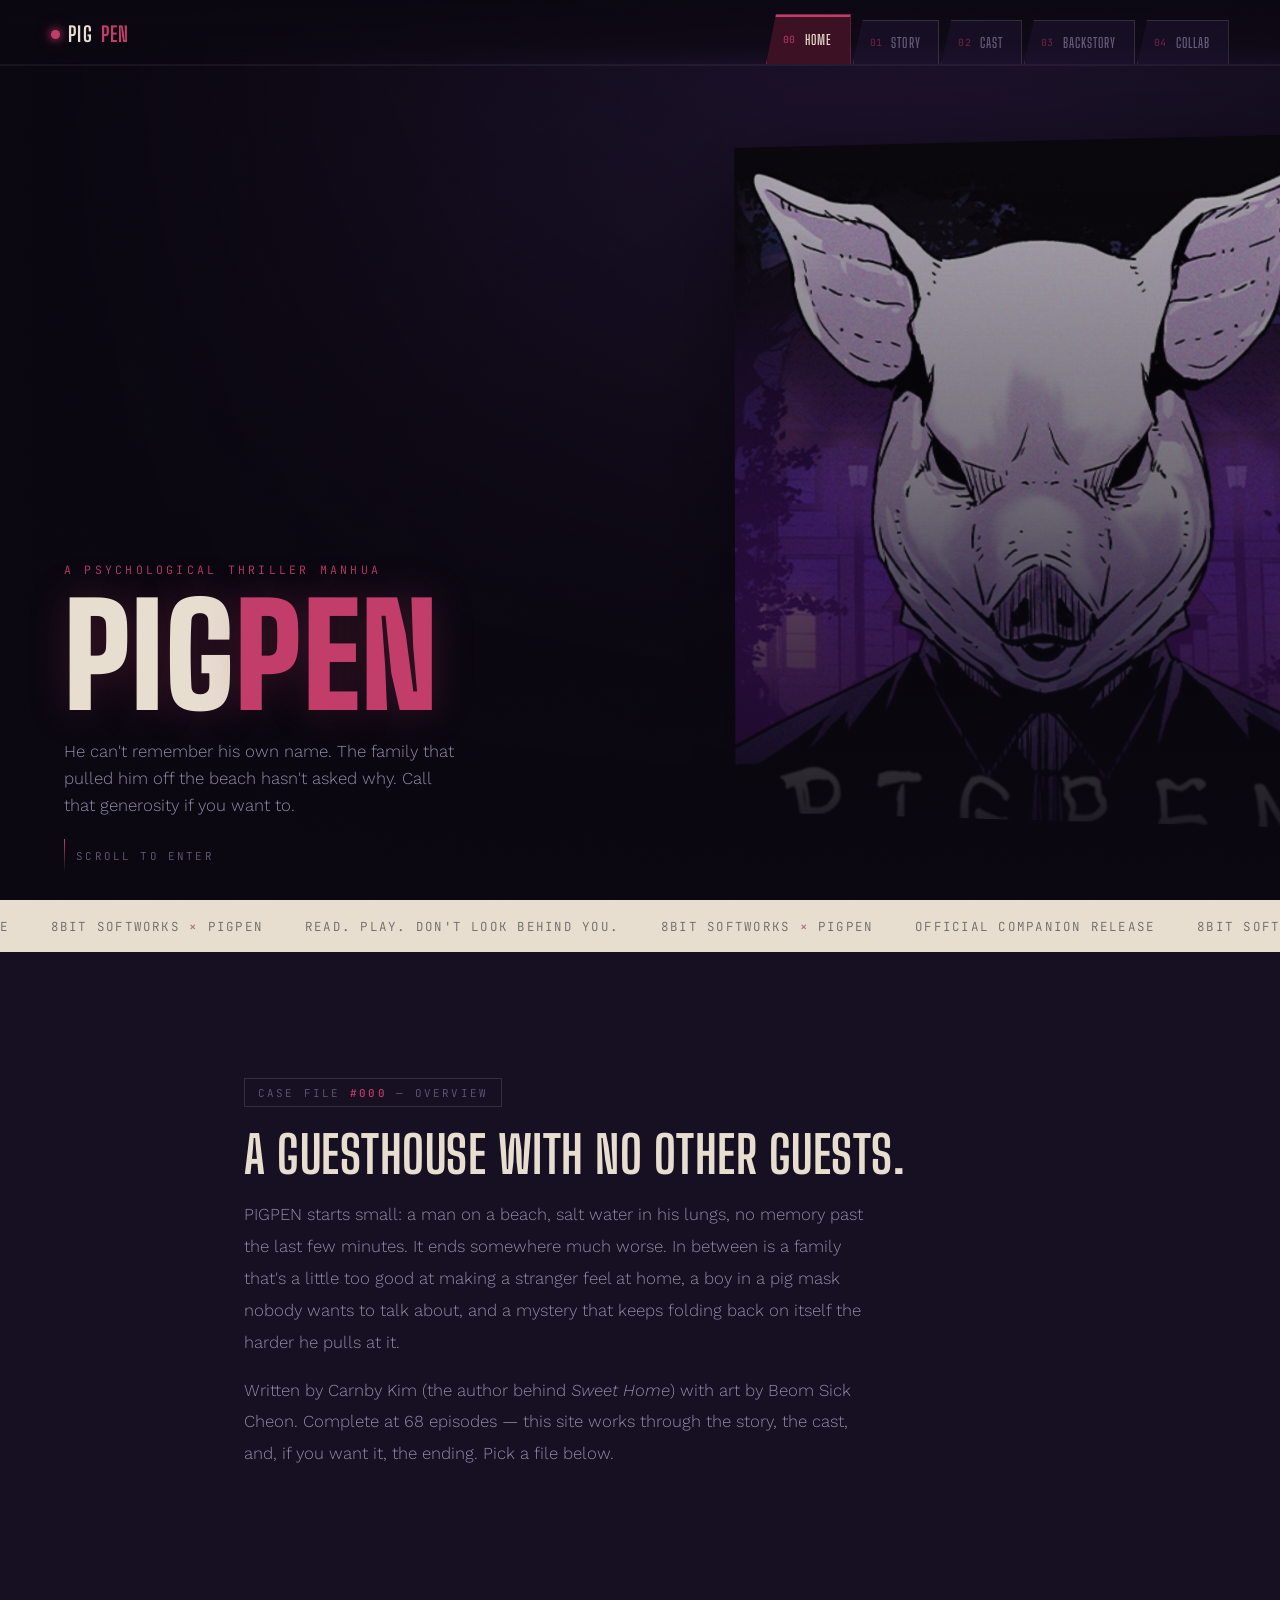
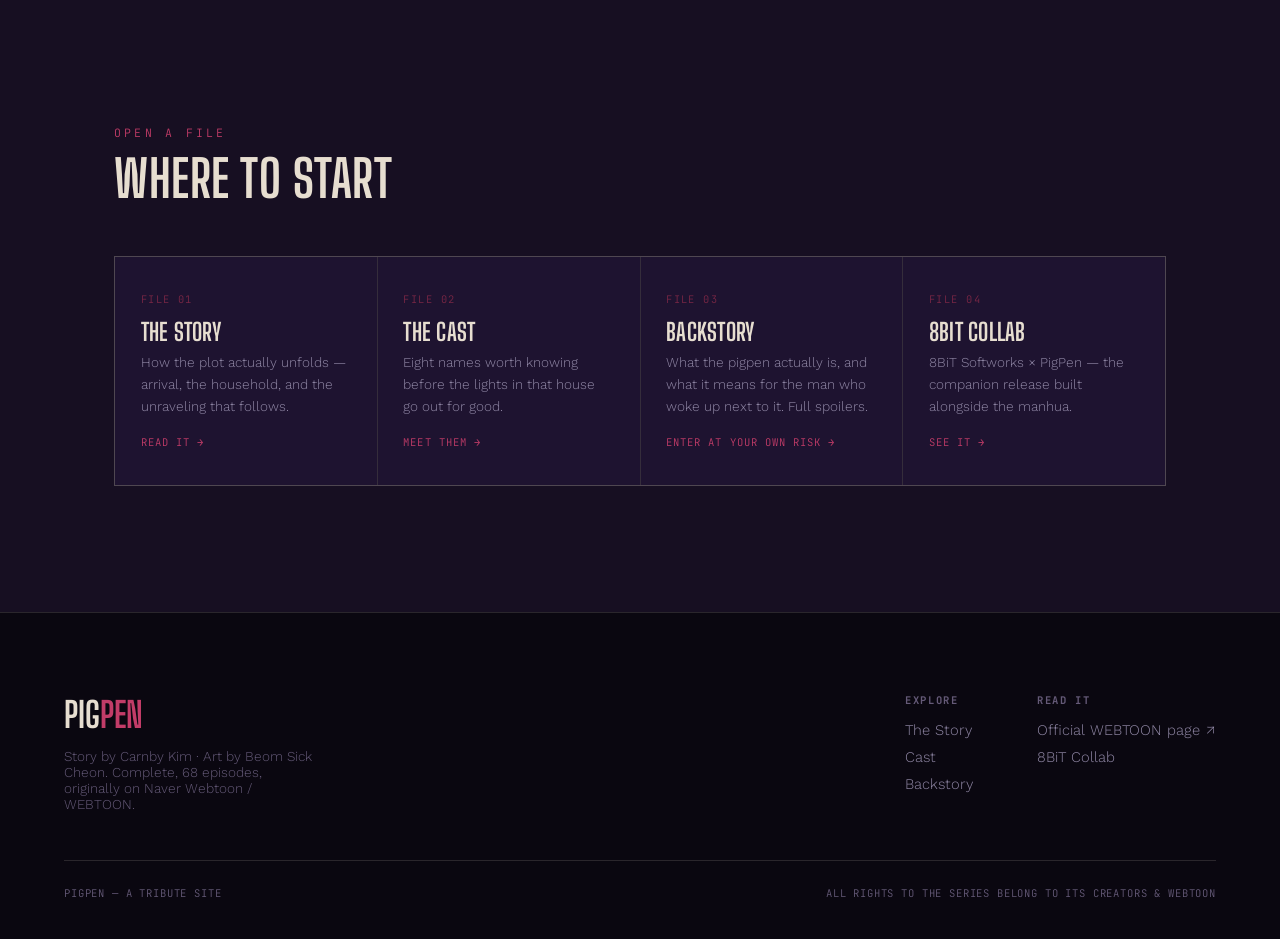
<file: index.html>
<!DOCTYPE html>
<html lang="en">
<head>
<meta charset="UTF-8">
<meta name="viewport" content="width=device-width, initial-scale=1.0">
<title>PIGPEN — a manhua about the house that watches back</title>
<link rel="preconnect" href="https://fonts.googleapis.com">
<link rel="preconnect" href="https://fonts.gstatic.com" crossorigin>
<link href="https://fonts.googleapis.com/css2?family=Big+Shoulders+Display:wght@400;600;700;900&family=Work+Sans:wght@300;400;500;600&family=JetBrains+Mono:wght@400;500&display=swap" rel="stylesheet">
<link rel="stylesheet" href="styles.css">
</head>
<body>

<div class="grain"></div>

<header class="site-header">
  <a href="index.html" class="brand-mark"><span class="brand-icon"></span>PIG<span>PEN</span></a>
  <nav class="case-nav">
    <a href="index.html" class="case-tab"><span class="tab-num">00</span><span class="tab-label">Home</span></a>
    <a href="story.html" class="case-tab"><span class="tab-num">01</span><span class="tab-label">Story</span></a>
    <a href="cast.html" class="case-tab"><span class="tab-num">02</span><span class="tab-label">Cast</span></a>
    <a href="backstory.html" class="case-tab"><span class="tab-num">03</span><span class="tab-label">Backstory</span></a>
    <a href="collab.html" class="case-tab"><span class="tab-num">04</span><span class="tab-label">Collab</span></a>
  </nav>
</header>
<div class="scroll-progress"><i id="scrollProgressFill"></i></div>
<nav class="case-nav-mobile">
  <a href="index.html" class="case-tab"><span class="tab-num">00</span><span class="tab-label">Home</span></a>
  <a href="story.html" class="case-tab"><span class="tab-num">01</span><span class="tab-label">Story</span></a>
  <a href="cast.html" class="case-tab"><span class="tab-num">02</span><span class="tab-label">Cast</span></a>
  <a href="backstory.html" class="case-tab"><span class="tab-num">03</span><span class="tab-label">Backstory</span></a>
  <a href="collab.html" class="case-tab"><span class="tab-num">04</span><span class="tab-label">Collab</span></a>
</nav>

<!-- HERO -->
<section class="hero tall" id="top">
  <div class="hero-mask" id="heroMask">
    <img src="pig-poster.jpg" alt="A figure in a pig mask standing before a fully lit guesthouse at night">
  </div>
  <div class="hero-veil"></div>
  <div class="hero-content reveal in-view">
    <span class="eyebrow">A psychological thriller manhua</span>
    <h1 class="hero-title jumbo">PIG<span class="bleed">PEN</span></h1>
    <p class="hero-sub">He can't remember his own name. The family that pulled him off the beach hasn't asked why. Call that generosity if you want to.</p>
  </div>
  <div class="scroll-cue"><div class="rail"></div>Scroll to enter</div>
</section>

<!-- COLLAB STRIP -->
<div class="collab">
  <div class="collab-track">
    <span>8BiT Softworks <strong>×</strong> PigPen</span>
    <span>Official Companion Release</span>
    <span>8BiT Softworks <strong>×</strong> PigPen</span>
    <span>Read. Play. Don't look behind you.</span>
    <span>8BiT Softworks <strong>×</strong> PigPen</span>
    <span>Official Companion Release</span>
    <span>8BiT Softworks <strong>×</strong> PigPen</span>
    <span>Read. Play. Don't look behind you.</span>
  </div>
</div>

<!-- TEASER -->
<section class="premise">
  <div class="wrap narrow">
    <div class="reveal">
      <span class="file-tag">Case File <b>#000</b> — Overview</span>
      <h2 style="font-size:clamp(2rem,4.5vw,3.2rem); font-weight:700; margin-bottom:1.4rem;">A guesthouse with no other guests.</h2>
      <p style="color:var(--lavender); font-size:1.05rem; line-height:1.9; max-width:62ch; margin-bottom:1rem;">PIGPEN starts small: a man on a beach, salt water in his lungs, no memory past the last few minutes. It ends somewhere much worse. In between is a family that's a little too good at making a stranger feel at home, a boy in a pig mask nobody wants to talk about, and a mystery that keeps folding back on itself the harder he pulls at it.</p>
      <p style="color:var(--lavender); font-size:1.05rem; line-height:1.9; max-width:62ch;">Written by Carnby Kim (the author behind <em>Sweet Home</em>) with art by Beom Sick Cheon. Complete at 68 episodes — this site works through the story, the cast, and, if you want it, the ending. Pick a file below.</p>
    </div>
  </div>
</section>

<!-- HUB -->
<section class="hub">
  <div class="wrap">
    <div class="hub-head reveal">
      <span class="eyebrow">Open a file</span>
      <h2>Where to Start</h2>
    </div>
    <div class="hub-grid">
      <a href="story.html" class="hub-card reveal">
        <span class="hub-num">FILE 01</span>
        <h3>The Story</h3>
        <p>How the plot actually unfolds — arrival, the household, and the unraveling that follows.</p>
        <span class="hub-go">Read it →</span>
      </a>
      <a href="cast.html" class="hub-card reveal">
        <span class="hub-num">FILE 02</span>
        <h3>The Cast</h3>
        <p>Eight names worth knowing before the lights in that house go out for good.</p>
        <span class="hub-go">Meet them →</span>
      </a>
      <a href="backstory.html" class="hub-card reveal">
        <span class="hub-num">FILE 03</span>
        <h3>Backstory</h3>
        <p>What the pigpen actually is, and what it means for the man who woke up next to it. Full spoilers.</p>
        <span class="hub-go">Enter at your own risk →</span>
      </a>
      <a href="collab.html" class="hub-card reveal">
        <span class="hub-num">FILE 04</span>
        <h3>8BiT Collab</h3>
        <p>8BiT Softworks × PigPen — the companion release built alongside the manhua.</p>
        <span class="hub-go">See it →</span>
      </a>
    </div>
  </div>
</section>

<!-- FOOTER -->
<footer>
  <div class="foot-grid">
    <div>
      <div class="foot-brand">PIG<span>PEN</span></div>
      <p style="color:var(--lavender-dim); font-size:0.85rem; margin-top:0.8rem; max-width:32ch;">Story by Carnby Kim · Art by Beom Sick Cheon. Complete, 68 episodes, originally on Naver Webtoon / WEBTOON.</p>
    </div>
    <div class="foot-links">
      <div class="foot-col">
        <h4>Explore</h4>
        <a href="story.html">The Story</a>
        <a href="cast.html">Cast</a>
        <a href="backstory.html">Backstory</a>
      </div>
      <div class="foot-col">
        <h4>Read it</h4>
        <a href="https://www.webtoons.com/en/thriller/pigpen/list?title_no=2275" target="_blank" rel="noopener">Official WEBTOON page ↗</a>
        <a href="collab.html">8BiT Collab</a>
      </div>
    </div>
  </div>
  <div class="foot-bottom">
    <span>PIGPEN — A TRIBUTE SITE</span>
    <span>ALL RIGHTS TO THE SERIES BELONG TO ITS CREATORS &amp; WEBTOON</span>
  </div>
</footer>

<script src="common.js"></script>
<script>
  const heroMask = document.getElementById('heroMask');

  // Track raw scroll + pointer targets, then ease toward them every
  // frame instead of snapping the transform straight to the event value.
  // That's what gives the mask its weighted, floaty feel instead of
  // jumping in lockstep with the scrollbar.
  let scrollTarget = 0, scrollNow = 0;
  let mouseTargetX = 0, mouseTargetY = 0, mouseNowX = 0, mouseNowY = 0;

  window.addEventListener('scroll', () => { scrollTarget = window.scrollY; }, { passive: true });
  window.addEventListener('pointermove', (e) => {
    mouseTargetX = (e.clientX / window.innerWidth - 0.5);
    mouseTargetY = (e.clientY / window.innerHeight - 0.5);
  });

  if (heroMask) {
    PP.onFrame(() => {
      scrollNow = PP.lerp(scrollNow, scrollTarget, 0.09);
      mouseNowX = PP.lerp(mouseNowX, mouseTargetX, 0.045);
      mouseNowY = PP.lerp(mouseNowY, mouseTargetY, 0.045);
      const idle = Math.sin(performance.now() / 1600) * 1.6; // slow, subtle breathing
      const rotY = -8 + scrollNow * 0.01 + mouseNowX * 11;
      const rotX = 6 - scrollNow * 0.01 - mouseNowY * 7 + idle;
      const scale = 1 - Math.min(scrollNow / 4000, 0.06);
      heroMask.style.transform = `rotateY(${rotY}deg) rotateX(${rotX}deg) translateY(${scrollNow * 0.15}px) scale(${scale})`;
    });
  }
</script>

</body>
</html>
</file>
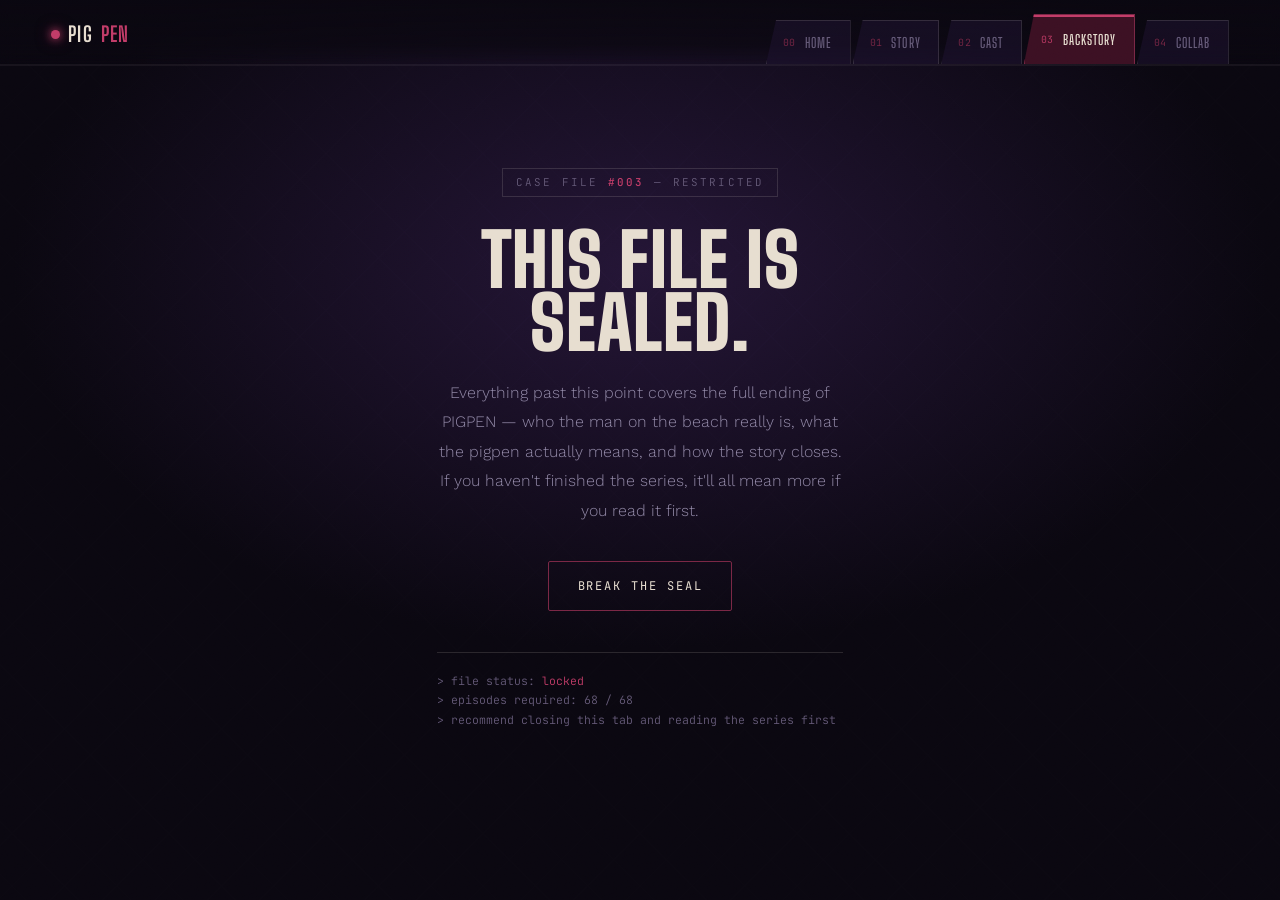
<file: backstory.html>
<!DOCTYPE html>
<html lang="en">
<head>
<meta charset="UTF-8">
<meta name="viewport" content="width=device-width, initial-scale=1.0">
<title>Backstory — PIGPEN (full spoilers)</title>
<link rel="preconnect" href="https://fonts.googleapis.com">
<link rel="preconnect" href="https://fonts.gstatic.com" crossorigin>
<link href="https://fonts.googleapis.com/css2?family=Big+Shoulders+Display:wght@400;600;700;900&family=Work+Sans:wght@300;400;500;600&family=JetBrains+Mono:wght@400;500&display=swap" rel="stylesheet">
<link rel="stylesheet" href="styles.css">
<style>
  .gate{
    min-height:100svh; display:flex; align-items:center; justify-content:center;
    position:relative; overflow:hidden;
    background:radial-gradient(70% 60% at 50% 30%, #241536 0%, var(--void) 70%);
  }
  .gate .chainlink{opacity:0.3;}
  .gate-box{
    position:relative; z-index:2; text-align:center; max-width:560px; padding:0 6vw;
  }
  .gate-box .file-tag{margin-bottom:2rem;}
  .gate-box h1{font-size:clamp(2.6rem,7vw,4.6rem); font-weight:900; margin-bottom:1.4rem;}
  .gate-box p{color:var(--lavender); line-height:1.85; margin-bottom:2.2rem;}
  #dossierWrap{display:none;}
  #dossierWrap.show{display:block;}
  .gate.hidden{display:none;}
</style>
</head>
<body>

<div class="grain"></div>

<header class="site-header">
  <a href="index.html" class="brand-mark"><span class="brand-icon"></span>PIG<span>PEN</span></a>
  <nav class="case-nav">
    <a href="index.html" class="case-tab"><span class="tab-num">00</span><span class="tab-label">Home</span></a>
    <a href="story.html" class="case-tab"><span class="tab-num">01</span><span class="tab-label">Story</span></a>
    <a href="cast.html" class="case-tab"><span class="tab-num">02</span><span class="tab-label">Cast</span></a>
    <a href="backstory.html" class="case-tab"><span class="tab-num">03</span><span class="tab-label">Backstory</span></a>
    <a href="collab.html" class="case-tab"><span class="tab-num">04</span><span class="tab-label">Collab</span></a>
  </nav>
</header>
<div class="scroll-progress"><i id="scrollProgressFill"></i></div>
<nav class="case-nav-mobile">
  <a href="index.html" class="case-tab"><span class="tab-num">00</span><span class="tab-label">Home</span></a>
  <a href="story.html" class="case-tab"><span class="tab-num">01</span><span class="tab-label">Story</span></a>
  <a href="cast.html" class="case-tab"><span class="tab-num">02</span><span class="tab-label">Cast</span></a>
  <a href="backstory.html" class="case-tab"><span class="tab-num">03</span><span class="tab-label">Backstory</span></a>
  <a href="collab.html" class="case-tab"><span class="tab-num">04</span><span class="tab-label">Collab</span></a>
</nav>

<!-- GATE -->
<section class="gate" id="gate">
  <div class="chainlink"></div>
  <div class="gate-box reveal in-view">
    <span class="file-tag">Case File <b>#003</b> — Restricted</span>
    <h1>THIS FILE IS SEALED.</h1>
    <p>Everything past this point covers the full ending of PIGPEN — who the man on the beach really is, what the pigpen actually means, and how the story closes. If you haven't finished the series, it'll all mean more if you read it first.</p>
    <button class="spoiler-btn" id="breakSeal" type="button">Break the seal</button>
    <div class="entry-log">
      <div>&gt; file status: <span class="ok">locked</span></div>
      <div>&gt; episodes required: 68 / 68</div>
      <div>&gt; recommend closing this tab and reading the series first</div>
    </div>
  </div>
</section>

<!-- DOSSIER -->
<div id="dossierWrap">
  <section class="backstory">
    <div class="wrap dossier reveal in-view">
      <span class="tag">Full-series spoilers from here down</span>
      <h2 style="font-size:clamp(2rem,4.5vw,3.2rem); font-weight:800; margin-bottom:1.6rem;">What the Pigpen Really Is</h2>

      <h4>The man has a name</h4>
      <p>He isn't as blank as he seems, and the story spends most of its second half proving it. The shore, the guesthouse, the family — none of it is what it presents itself as, and neither is he. The amnesia's real. It's just covering for something he did, not something that was done to him.</p>

      <h4>The family is wearing borrowed faces</h4>
      <p>The household isn't a household. It's built from people already tangled up in his past, reassembled on the island wearing the features of everyone he's wronged. Recognizing them for what they actually are takes up most of the back half of the story.</p>

      <h4>Jinu and the pen out back</h4>
      <p>The mask, and the pen it's named for, both trace back to a boy called Jinu — someone the protagonist failed, badly, and never found a way to carry afterward. The mask isn't a costume. It's a wound that never closed over.</p>

      <h4>Tae-hee was listening the whole time</h4>
      <p>The quiet one, the employee who barely talks — his silence has a reason behind it. He's been hearing the voices of the people from the protagonist's past for most of the series, long before the reader gets let in on why.</p>

      <h4>An ending that refuses to resolve</h4>
      <p>PIGPEN closes without confirming which half of its protagonist wins — the part looking for forgiveness, or the part that never stopped being dangerous. The father finds Jinu's body near the end, which is as close to closure as the story is willing to give anyone. Everything else, the reader has to sit with.</p>

      <div class="credit">Story by Carnby Kim · Art by Beom Sick Cheon · PIGPEN, 2019–2020, Naver Webtoon / WEBTOON</div>
    </div>
  </section>

  <!-- FOOTER -->
  <footer>
    <div class="foot-grid">
      <div>
        <div class="foot-brand">PIG<span>PEN</span></div>
        <p style="color:var(--lavender-dim); font-size:0.85rem; margin-top:0.8rem; max-width:32ch;">Story by Carnby Kim · Art by Beom Sick Cheon. Complete, 68 episodes, originally on Naver Webtoon / WEBTOON.</p>
      </div>
      <div class="foot-links">
        <div class="foot-col">
          <h4>Explore</h4>
          <a href="story.html">The Story</a>
          <a href="cast.html">Cast</a>
          <a href="index.html">Home</a>
        </div>
        <div class="foot-col">
          <h4>Read it</h4>
          <a href="https://www.webtoons.com/en/thriller/pigpen/list?title_no=2275" target="_blank" rel="noopener">Official WEBTOON page ↗</a>
          <a href="collab.html">8BiT Collab</a>
        </div>
      </div>
    </div>
    <div class="foot-bottom">
      <span>PIGPEN — A TRIBUTE SITE</span>
      <span>ALL RIGHTS TO THE SERIES BELONG TO ITS CREATORS &amp; WEBTOON</span>
    </div>
  </footer>
</div>

<script src="common.js"></script>
<script>
  const breakSeal = document.getElementById('breakSeal');
  const gate = document.getElementById('gate');
  const dossierWrap = document.getElementById('dossierWrap');
  breakSeal.addEventListener('click', () => {
    gate.classList.add('hidden');
    dossierWrap.classList.add('show');
    dossierWrap.scrollIntoView({ behavior: 'smooth' });
  });
</script>

</body>
</html>
</file>
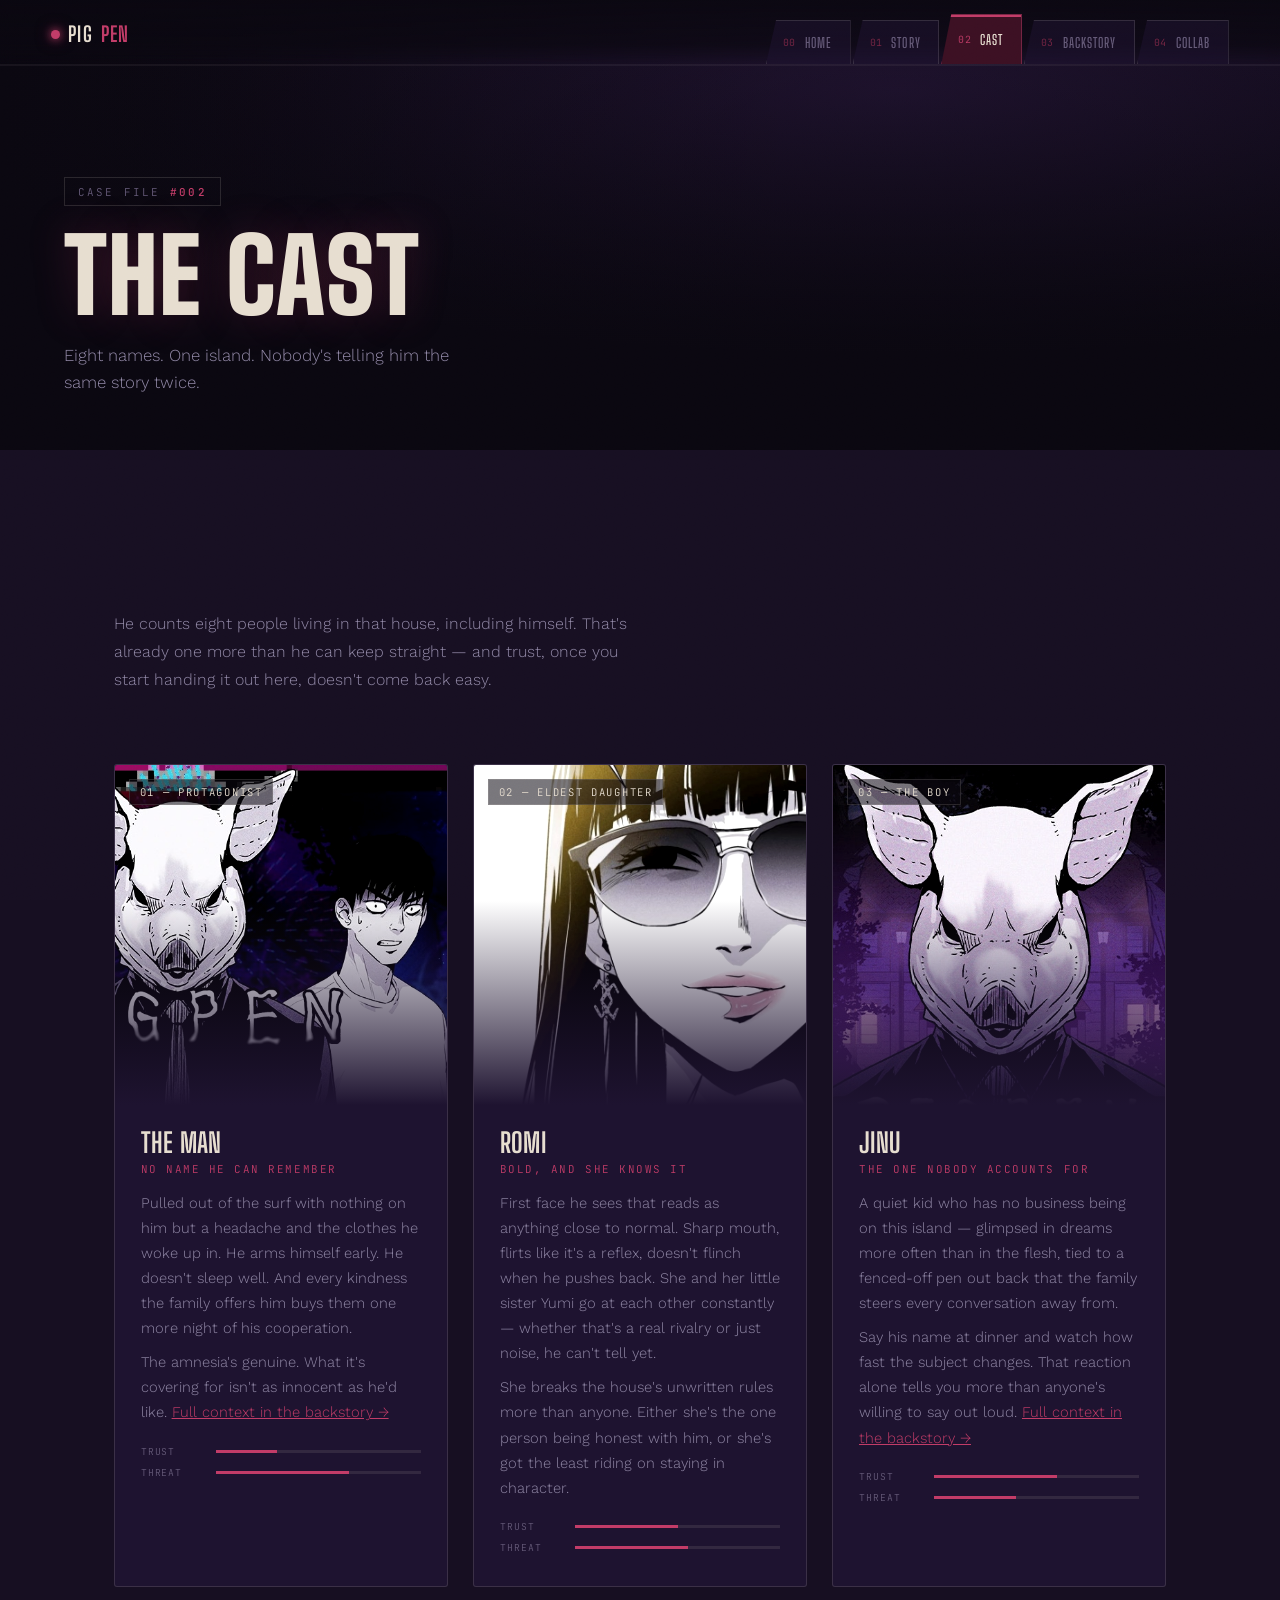
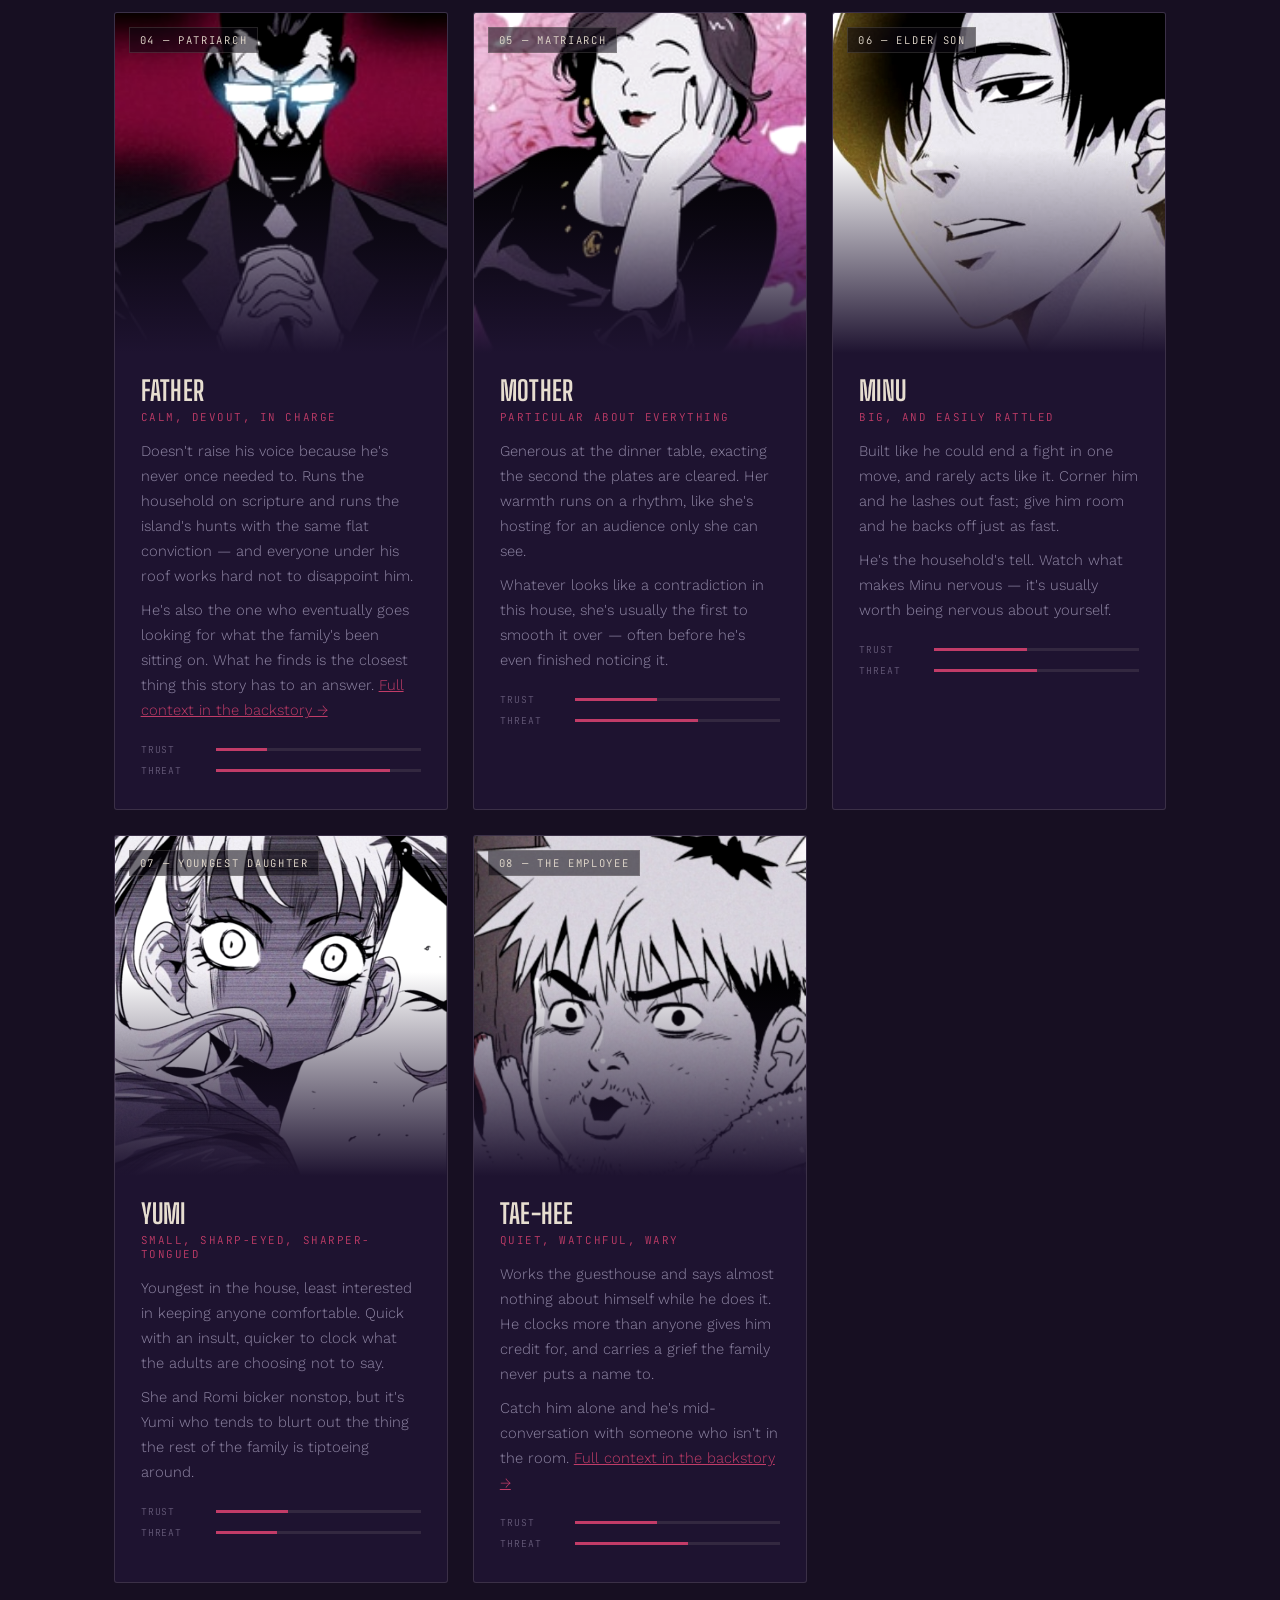
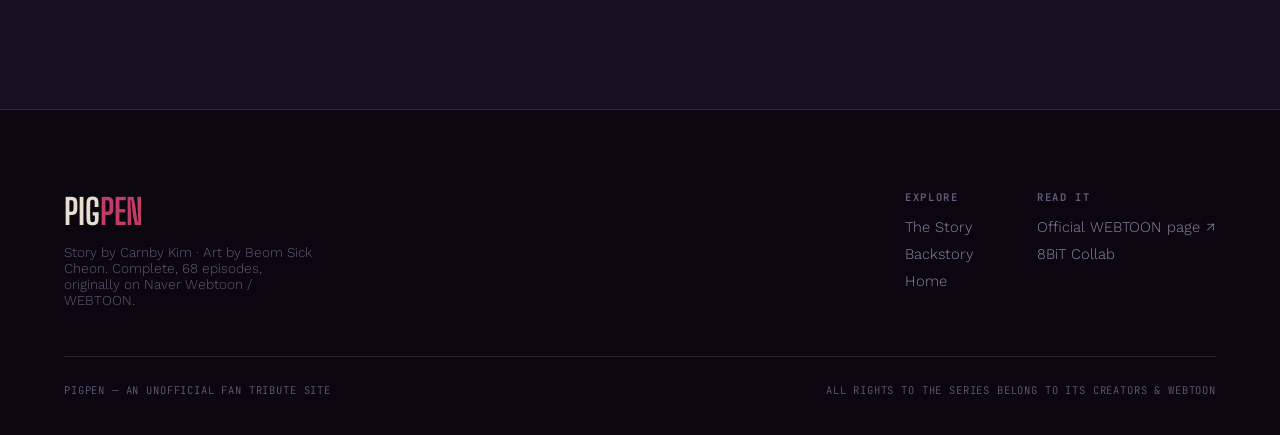
<file: cast.html>
<!DOCTYPE html>
<html lang="en">
<head>
<meta charset="UTF-8">
<meta name="viewport" content="width=device-width, initial-scale=1.0">
<title>The Cast — PIGPEN</title>
<link rel="preconnect" href="https://fonts.googleapis.com">
<link rel="preconnect" href="https://fonts.gstatic.com" crossorigin>
<link href="https://fonts.googleapis.com/css2?family=Big+Shoulders+Display:wght@400;600;700;900&family=Work+Sans:wght@300;400;500;600&family=JetBrains+Mono:wght@400;500&display=swap" rel="stylesheet">
<link rel="stylesheet" href="styles.css">
</head>
<body>

<div class="grain"></div>

<header class="site-header">
  <a href="index.html" class="brand-mark"><span class="brand-icon"></span>PIG<span>PEN</span></a>
  <nav class="case-nav">
    <a href="index.html" class="case-tab"><span class="tab-num">00</span><span class="tab-label">Home</span></a>
    <a href="story.html" class="case-tab"><span class="tab-num">01</span><span class="tab-label">Story</span></a>
    <a href="cast.html" class="case-tab"><span class="tab-num">02</span><span class="tab-label">Cast</span></a>
    <a href="backstory.html" class="case-tab"><span class="tab-num">03</span><span class="tab-label">Backstory</span></a>
    <a href="collab.html" class="case-tab"><span class="tab-num">04</span><span class="tab-label">Collab</span></a>
  </nav>
</header>
<div class="scroll-progress"><i id="scrollProgressFill"></i></div>
<nav class="case-nav-mobile">
  <a href="index.html" class="case-tab"><span class="tab-num">00</span><span class="tab-label">Home</span></a>
  <a href="story.html" class="case-tab"><span class="tab-num">01</span><span class="tab-label">Story</span></a>
  <a href="cast.html" class="case-tab"><span class="tab-num">02</span><span class="tab-label">Cast</span></a>
  <a href="backstory.html" class="case-tab"><span class="tab-num">03</span><span class="tab-label">Backstory</span></a>
  <a href="collab.html" class="case-tab"><span class="tab-num">04</span><span class="tab-label">Collab</span></a>
</nav>

<!-- HERO -->
<section class="hero" style="min-height:50vh;">
  <div class="hero-veil"></div>
  <div class="hero-content reveal in-view" style="padding-bottom:6vh;">
    <span class="file-tag">Case File <b>#002</b></span>
    <h1 class="hero-title">THE CAST</h1>
    <p class="hero-sub">Eight names. One island. Nobody's telling him the same story twice.</p>
  </div>
</section>

<!-- CAST -->
<section class="cast" id="cast">
  <div class="wrap">
    <div class="cast-head reveal">
      <p>He counts eight people living in that house, including himself. That's already one more than he can keep straight — and trust, once you start handing it out here, doesn't come back easy.</p>
    </div>

    <div class="cast-grid">

      <div class="card reveal" data-fill="35">
        <div class="card-img">
          <span class="card-tag">01 — Protagonist</span>
          <img src="promo-banner.jpg" style="object-position:88% 38%;" alt="The unnamed protagonist, haunted and alert, standing near the house">
        </div>
        <div class="card-body">
          <h3>The Man</h3>
          <span class="card-role">No name he can remember</span>
          <p>Pulled out of the surf with nothing on him but a headache and the clothes he woke up in. He arms himself early. He doesn't sleep well. And every kindness the family offers him buys them one more night of his cooperation.</p>
          <p>The amnesia's genuine. What it's covering for isn't as innocent as he'd like. <a href="backstory.html">Full context in the backstory →</a></p>
          <div class="card-meter">
            <div class="meter-row"><span>Trust</span><div class="meter-bar"><div class="meter-fill" style="--fill:30%"></div></div></div>
            <div class="meter-row"><span>Threat</span><div class="meter-bar"><div class="meter-fill" style="--fill:65%"></div></div></div>
          </div>
        </div>
      </div>

      <div class="card reveal" data-fill="70">
        <div class="card-img">
          <span class="card-tag">02 — Eldest Daughter</span>
          <img src="romi-close.jpg" alt="Romi, the eldest daughter, in round sunglasses with a faint smile">
        </div>
        <div class="card-body">
          <h3>Romi</h3>
          <span class="card-role">Bold, and she knows it</span>
          <p>First face he sees that reads as anything close to normal. Sharp mouth, flirts like it's a reflex, doesn't flinch when he pushes back. She and her little sister Yumi go at each other constantly — whether that's a real rivalry or just noise, he can't tell yet.</p>
          <p>She breaks the house's unwritten rules more than anyone. Either she's the one person being honest with him, or she's got the least riding on staying in character.</p>
          <div class="card-meter">
            <div class="meter-row"><span>Trust</span><div class="meter-bar"><div class="meter-fill" style="--fill:50%"></div></div></div>
            <div class="meter-row"><span>Threat</span><div class="meter-bar"><div class="meter-fill" style="--fill:55%"></div></div></div>
          </div>
        </div>
      </div>

      <div class="card reveal" data-fill="98">
        <div class="card-img">
          <span class="card-tag">03 — The Boy</span>
          <img src="pig-poster.jpg" alt="A figure in a pig mask stands before a brightly lit house at night">
        </div>
        <div class="card-body">
          <h3>Jinu</h3>
          <span class="card-role">The one nobody accounts for</span>
          <p>A quiet kid who has no business being on this island — glimpsed in dreams more often than in the flesh, tied to a fenced-off pen out back that the family steers every conversation away from.</p>
          <p>Say his name at dinner and watch how fast the subject changes. That reaction alone tells you more than anyone's willing to say out loud. <a href="backstory.html">Full context in the backstory →</a></p>
          <div class="card-meter">
            <div class="meter-row"><span>Trust</span><div class="meter-bar"><div class="meter-fill" style="--fill:60%"></div></div></div>
            <div class="meter-row"><span>Threat</span><div class="meter-bar"><div class="meter-fill" style="--fill:40%"></div></div></div>
          </div>
        </div>
      </div>

      <div class="card reveal" data-fill="80">
        <div class="card-img">
          <span class="card-tag">04 — Patriarch</span>
          <img src="father.jpg" alt="The father, composed, in reflective glasses, hands folded">
        </div>
        <div class="card-body">
          <h3>Father</h3>
          <span class="card-role">Calm, devout, in charge</span>
          <p>Doesn't raise his voice because he's never once needed to. Runs the household on scripture and runs the island's hunts with the same flat conviction — and everyone under his roof works hard not to disappoint him.</p>
          <p>He's also the one who eventually goes looking for what the family's been sitting on. What he finds is the closest thing this story has to an answer. <a href="backstory.html">Full context in the backstory →</a></p>
          <div class="card-meter">
            <div class="meter-row"><span>Trust</span><div class="meter-bar"><div class="meter-fill" style="--fill:25%"></div></div></div>
            <div class="meter-row"><span>Threat</span><div class="meter-bar"><div class="meter-fill" style="--fill:85%"></div></div></div>
          </div>
        </div>
      </div>

      <div class="card reveal" data-fill="45">
        <div class="card-img">
          <span class="card-tag">05 — Matriarch</span>
          <img src="mother.jpg" alt="The mother, eyes closed, smiling gently against a floral background">
        </div>
        <div class="card-body">
          <h3>Mother</h3>
          <span class="card-role">Particular about everything</span>
          <p>Generous at the dinner table, exacting the second the plates are cleared. Her warmth runs on a rhythm, like she's hosting for an audience only she can see.</p>
          <p>Whatever looks like a contradiction in this house, she's usually the first to smooth it over — often before he's even finished noticing it.</p>
          <div class="card-meter">
            <div class="meter-row"><span>Trust</span><div class="meter-bar"><div class="meter-fill" style="--fill:40%"></div></div></div>
            <div class="meter-row"><span>Threat</span><div class="meter-bar"><div class="meter-fill" style="--fill:60%"></div></div></div>
          </div>
        </div>
      </div>

      <div class="card reveal" data-fill="55">
        <div class="card-img">
          <span class="card-tag">06 — Elder Son</span>
          <img src="minu.jpg" alt="Minu, dark-haired, glancing sideways with a faint smile">
        </div>
        <div class="card-body">
          <h3>Minu</h3>
          <span class="card-role">Big, and easily rattled</span>
          <p>Built like he could end a fight in one move, and rarely acts like it. Corner him and he lashes out fast; give him room and he backs off just as fast.</p>
          <p>He's the household's tell. Watch what makes Minu nervous — it's usually worth being nervous about yourself.</p>
          <div class="card-meter">
            <div class="meter-row"><span>Trust</span><div class="meter-bar"><div class="meter-fill" style="--fill:45%"></div></div></div>
            <div class="meter-row"><span>Threat</span><div class="meter-bar"><div class="meter-fill" style="--fill:50%"></div></div></div>
          </div>
        </div>
      </div>

      <div class="card reveal" data-fill="30">
        <div class="card-img">
          <span class="card-tag">07 — Youngest Daughter</span>
          <img src="yumi.jpg" alt="Yumi, wide-eyed with pigtails, looking startled over her shoulder">
        </div>
        <div class="card-body">
          <h3>Yumi</h3>
          <span class="card-role">Small, sharp-eyed, sharper-tongued</span>
          <p>Youngest in the house, least interested in keeping anyone comfortable. Quick with an insult, quicker to clock what the adults are choosing not to say.</p>
          <p>She and Romi bicker nonstop, but it's Yumi who tends to blurt out the thing the rest of the family is tiptoeing around.</p>
          <div class="card-meter">
            <div class="meter-row"><span>Trust</span><div class="meter-bar"><div class="meter-fill" style="--fill:35%"></div></div></div>
            <div class="meter-row"><span>Threat</span><div class="meter-bar"><div class="meter-fill" style="--fill:30%"></div></div></div>
          </div>
        </div>
      </div>

      <div class="card reveal" data-fill="65">
        <div class="card-img">
          <span class="card-tag">08 — The Employee</span>
          <img src="tae-hee.jpg" alt="Tae-hee, startled and wary, glancing back over his shoulder">
        </div>
        <div class="card-body">
          <h3>Tae-hee</h3>
          <span class="card-role">Quiet, watchful, wary</span>
          <p>Works the guesthouse and says almost nothing about himself while he does it. He clocks more than anyone gives him credit for, and carries a grief the family never puts a name to.</p>
          <p>Catch him alone and he's mid-conversation with someone who isn't in the room. <a href="backstory.html">Full context in the backstory →</a></p>
          <div class="card-meter">
            <div class="meter-row"><span>Trust</span><div class="meter-bar"><div class="meter-fill" style="--fill:40%"></div></div></div>
            <div class="meter-row"><span>Threat</span><div class="meter-bar"><div class="meter-fill" style="--fill:55%"></div></div></div>
          </div>
        </div>
      </div>

    </div>
  </div>
</section>

<!-- FOOTER -->
<footer>
  <div class="foot-grid">
    <div>
      <div class="foot-brand">PIG<span>PEN</span></div>
      <p style="color:var(--lavender-dim); font-size:0.85rem; margin-top:0.8rem; max-width:32ch;">Story by Carnby Kim · Art by Beom Sick Cheon. Complete, 68 episodes, originally on Naver Webtoon / WEBTOON.</p>
    </div>
    <div class="foot-links">
      <div class="foot-col">
        <h4>Explore</h4>
        <a href="story.html">The Story</a>
        <a href="backstory.html">Backstory</a>
        <a href="index.html">Home</a>
      </div>
      <div class="foot-col">
        <h4>Read it</h4>
        <a href="https://www.webtoons.com/en/thriller/pigpen/list?title_no=2275" target="_blank" rel="noopener">Official WEBTOON page ↗</a>
        <a href="collab.html">8BiT Collab</a>
      </div>
    </div>
  </div>
  <div class="foot-bottom">
    <span>PIGPEN — AN UNOFFICIAL FAN TRIBUTE SITE</span>
    <span>ALL RIGHTS TO THE SERIES BELONG TO ITS CREATORS &amp; WEBTOON</span>
  </div>
</footer>

<script src="common.js"></script>

</body>
</html>
</file>
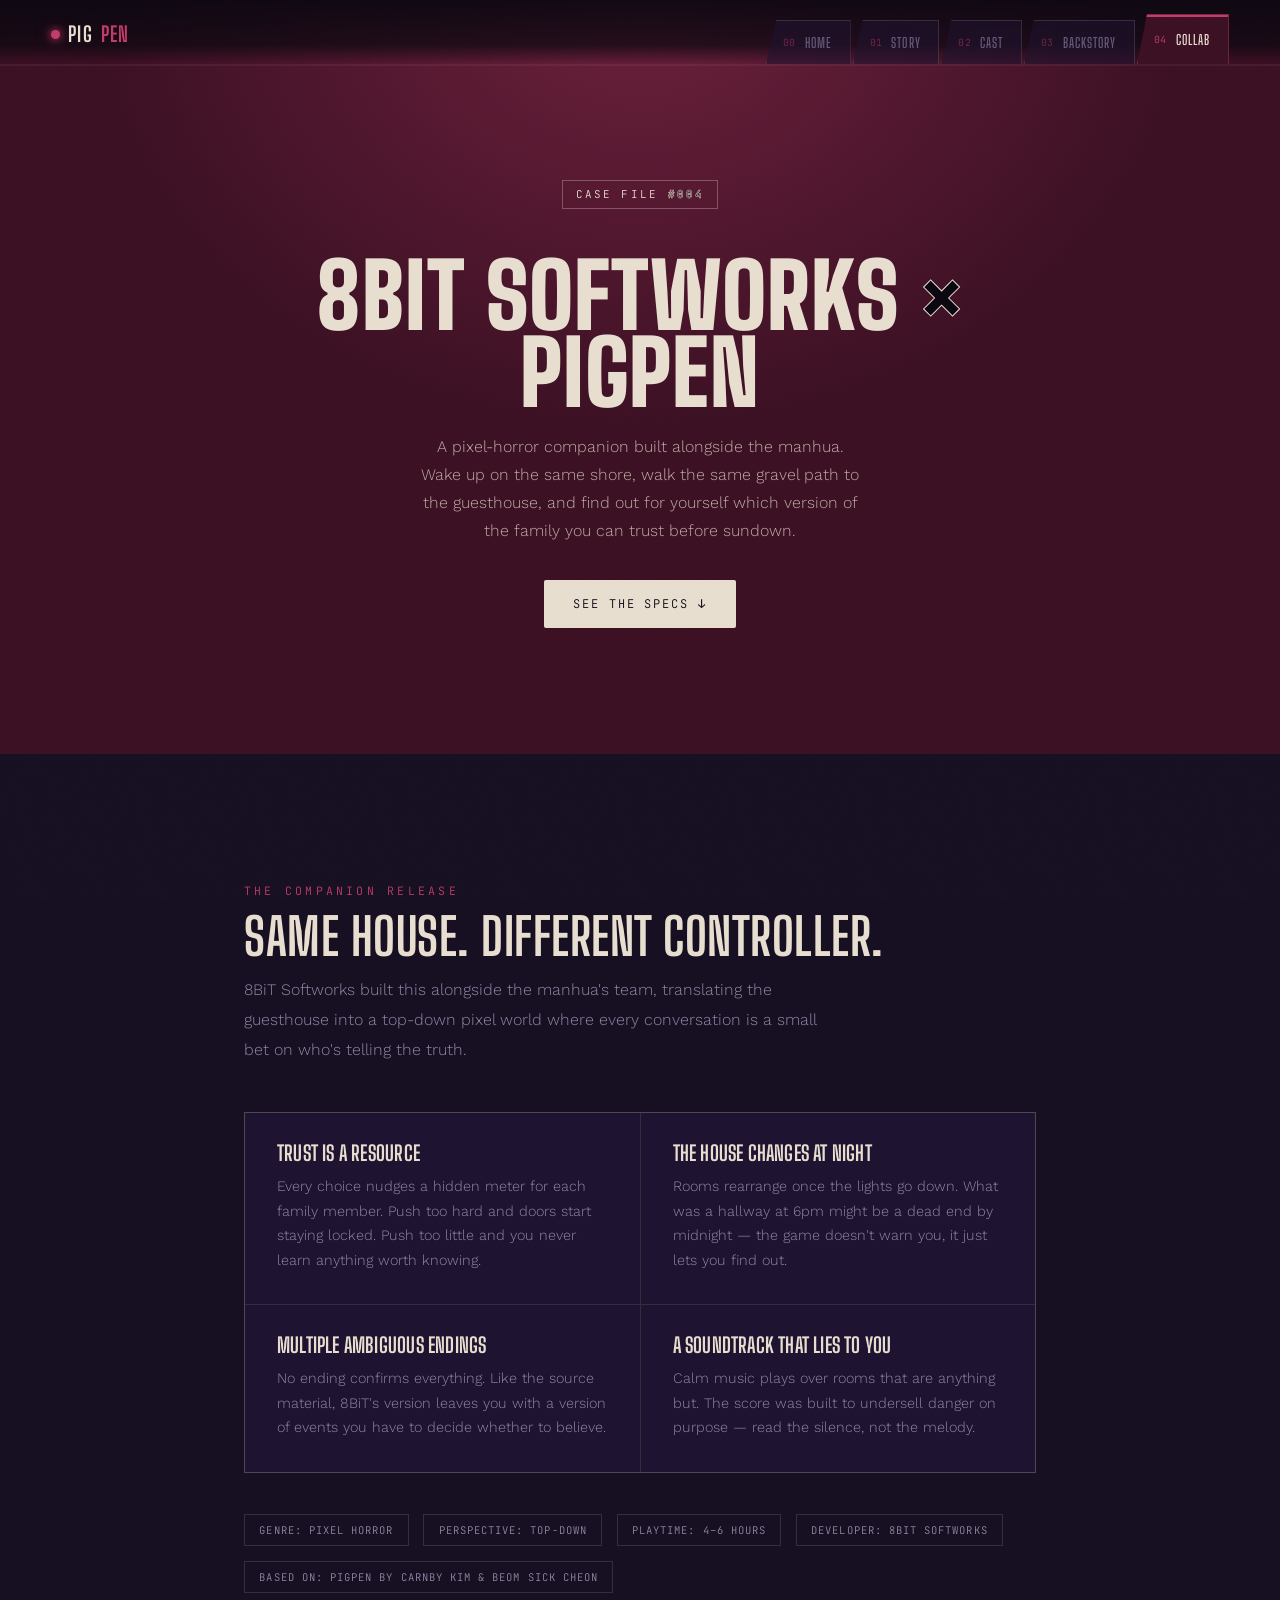
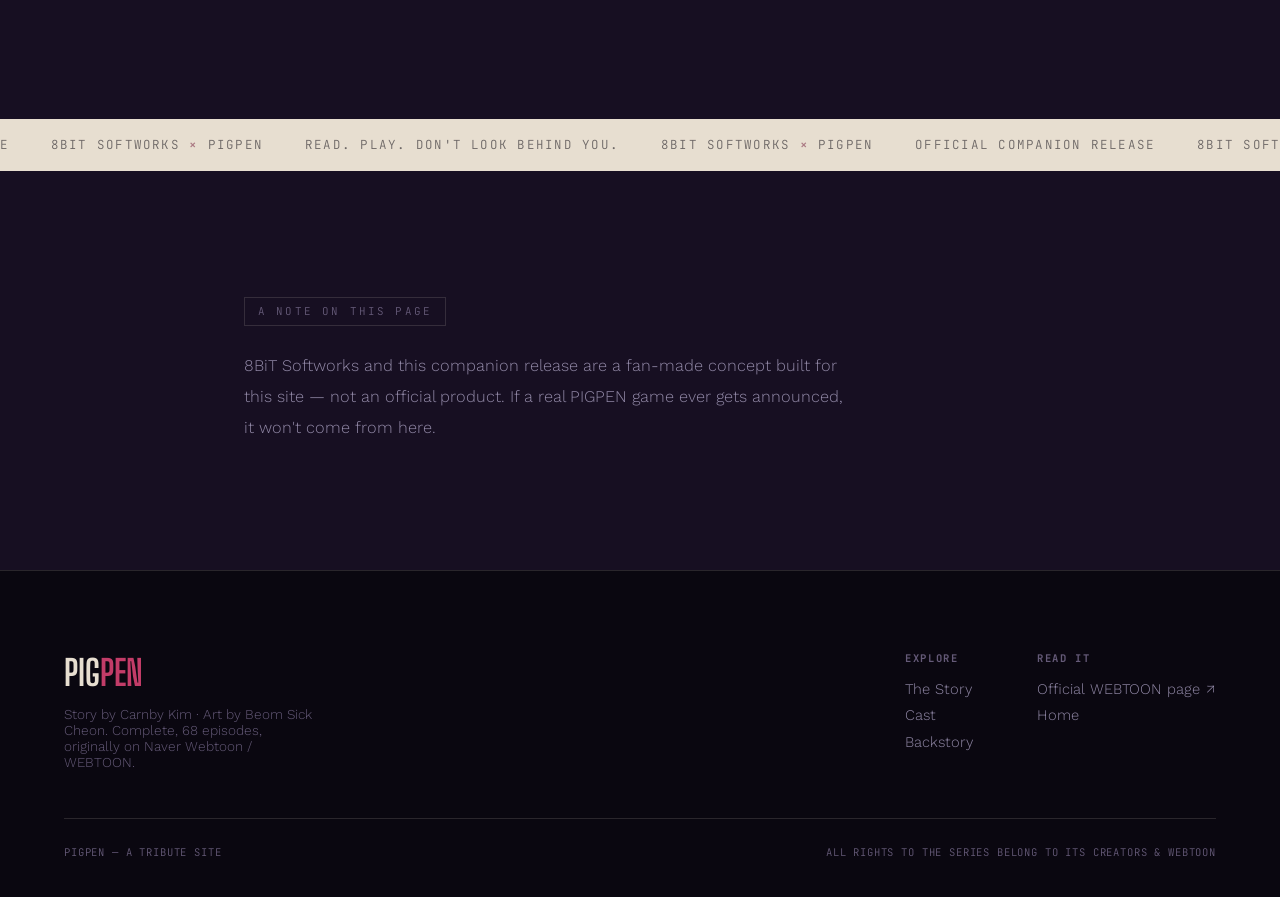
<file: collab.html>
<!DOCTYPE html>
<html lang="en">
<head>
<meta charset="UTF-8">
<meta name="viewport" content="width=device-width, initial-scale=1.0">
<title>8BiT Softworks × PigPen</title>
<link rel="preconnect" href="https://fonts.googleapis.com">
<link rel="preconnect" href="https://fonts.gstatic.com" crossorigin>
<link href="https://fonts.googleapis.com/css2?family=Big+Shoulders+Display:wght@400;600;700;900&family=Work+Sans:wght@300;400;500;600&family=JetBrains+Mono:wght@400;500&display=swap" rel="stylesheet">
<link rel="stylesheet" href="styles.css">
</head>
<body>

<div class="grain"></div>

<header class="site-header">
  <a href="index.html" class="brand-mark"><span class="brand-icon"></span>PIG<span>PEN</span></a>
  <nav class="case-nav">
    <a href="index.html" class="case-tab"><span class="tab-num">00</span><span class="tab-label">Home</span></a>
    <a href="story.html" class="case-tab"><span class="tab-num">01</span><span class="tab-label">Story</span></a>
    <a href="cast.html" class="case-tab"><span class="tab-num">02</span><span class="tab-label">Cast</span></a>
    <a href="backstory.html" class="case-tab"><span class="tab-num">03</span><span class="tab-label">Backstory</span></a>
    <a href="collab.html" class="case-tab"><span class="tab-num">04</span><span class="tab-label">Collab</span></a>
  </nav>
</header>
<div class="scroll-progress"><i id="scrollProgressFill"></i></div>
<nav class="case-nav-mobile">
  <a href="index.html" class="case-tab"><span class="tab-num">00</span><span class="tab-label">Home</span></a>
  <a href="story.html" class="case-tab"><span class="tab-num">01</span><span class="tab-label">Story</span></a>
  <a href="cast.html" class="case-tab"><span class="tab-num">02</span><span class="tab-label">Cast</span></a>
  <a href="backstory.html" class="case-tab"><span class="tab-num">03</span><span class="tab-label">Backstory</span></a>
  <a href="collab.html" class="case-tab"><span class="tab-num">04</span><span class="tab-label">Collab</span></a>
</nav>

<!-- PROMO HERO -->
<section class="promo" style="padding-top:min(20vh,190px);">
  <div class="promo-inner reveal in-view">
    <span class="file-tag" style="border-color:rgba(231,222,208,0.3); color:var(--cream);">Case File <b style="color:var(--void); -webkit-text-stroke:0.5px var(--cream);">#004</b></span>
    <h2 style="margin-top:1.4rem;">8BiT Softworks <span>×</span><br>PigPen</h2>
    <p>A pixel-horror companion built alongside the manhua. Wake up on the same shore, walk the same gravel path to the guesthouse, and find out for yourself which version of the family you can trust before sundown.</p>
    <a href="#specs" class="btn">See the specs ↓</a>
  </div>
</section>

<!-- FEATURES -->
<section class="feature-list" id="specs">
  <div class="wrap narrow">
    <div class="reveal">
      <span class="eyebrow">The companion release</span>
      <h2 style="font-size:clamp(2rem,4.5vw,3.2rem); font-weight:700; margin-top:1rem;">Same house. Different controller.</h2>
      <p style="color:var(--lavender); margin-top:1rem; line-height:1.85; max-width:60ch;">8BiT Softworks built this alongside the manhua's team, translating the guesthouse into a top-down pixel world where every conversation is a small bet on who's telling the truth.</p>
    </div>
    <div class="feature-list-grid reveal">
      <div class="flg-item">
        <h3>Trust Is a Resource</h3>
        <p>Every choice nudges a hidden meter for each family member. Push too hard and doors start staying locked. Push too little and you never learn anything worth knowing.</p>
      </div>
      <div class="flg-item">
        <h3>The House Changes at Night</h3>
        <p>Rooms rearrange once the lights go down. What was a hallway at 6pm might be a dead end by midnight — the game doesn't warn you, it just lets you find out.</p>
      </div>
      <div class="flg-item">
        <h3>Multiple Ambiguous Endings</h3>
        <p>No ending confirms everything. Like the source material, 8BiT's version leaves you with a version of events you have to decide whether to believe.</p>
      </div>
      <div class="flg-item">
        <h3>A Soundtrack That Lies to You</h3>
        <p>Calm music plays over rooms that are anything but. The score was built to undersell danger on purpose — read the silence, not the melody.</p>
      </div>
    </div>
    <div class="spec-row reveal">
      <span class="spec-chip">Genre: Pixel Horror</span>
      <span class="spec-chip">Perspective: Top-Down</span>
      <span class="spec-chip">Playtime: 4–6 Hours</span>
      <span class="spec-chip">Developer: 8BiT Softworks</span>
      <span class="spec-chip">Based on: PIGPEN by Carnby Kim &amp; Beom Sick Cheon</span>
    </div>
  </div>
</section>

<!-- COLLAB STRIP -->
<div class="collab">
  <div class="collab-track">
    <span>8BiT Softworks <strong>×</strong> PigPen</span>
    <span>Official Companion Release</span>
    <span>8BiT Softworks <strong>×</strong> PigPen</span>
    <span>Read. Play. Don't look behind you.</span>
    <span>8BiT Softworks <strong>×</strong> PigPen</span>
    <span>Official Companion Release</span>
    <span>8BiT Softworks <strong>×</strong> PigPen</span>
    <span>Read. Play. Don't look behind you.</span>
  </div>
</div>

<!-- CLOSING -->
<section class="premise">
  <div class="wrap narrow reveal">
    <span class="file-tag">A note on this page</span>
    <p style="color:var(--lavender); font-size:1.02rem; line-height:1.9; max-width:60ch;">8BiT Softworks and this companion release are a fan-made concept built for this site — not an official product. If a real PIGPEN game ever gets announced, it won't come from here.</p>
  </div>
</section>

<!-- FOOTER -->
<footer>
  <div class="foot-grid">
    <div>
      <div class="foot-brand">PIG<span>PEN</span></div>
      <p style="color:var(--lavender-dim); font-size:0.85rem; margin-top:0.8rem; max-width:32ch;">Story by Carnby Kim · Art by Beom Sick Cheon. Complete, 68 episodes, originally on Naver Webtoon / WEBTOON.</p>
    </div>
    <div class="foot-links">
      <div class="foot-col">
        <h4>Explore</h4>
        <a href="story.html">The Story</a>
        <a href="cast.html">Cast</a>
        <a href="backstory.html">Backstory</a>
      </div>
      <div class="foot-col">
        <h4>Read it</h4>
        <a href="https://www.webtoons.com/en/thriller/pigpen/list?title_no=2275" target="_blank" rel="noopener">Official WEBTOON page ↗</a>
        <a href="index.html">Home</a>
      </div>
    </div>
  </div>
  <div class="foot-bottom">
    <span>PIGPEN — A TRIBUTE SITE</span>
    <span>ALL RIGHTS TO THE SERIES BELONG TO ITS CREATORS &amp; WEBTOON</span>
  </div>
</footer>

<script src="common.js"></script>

</body>
</html>
</file>
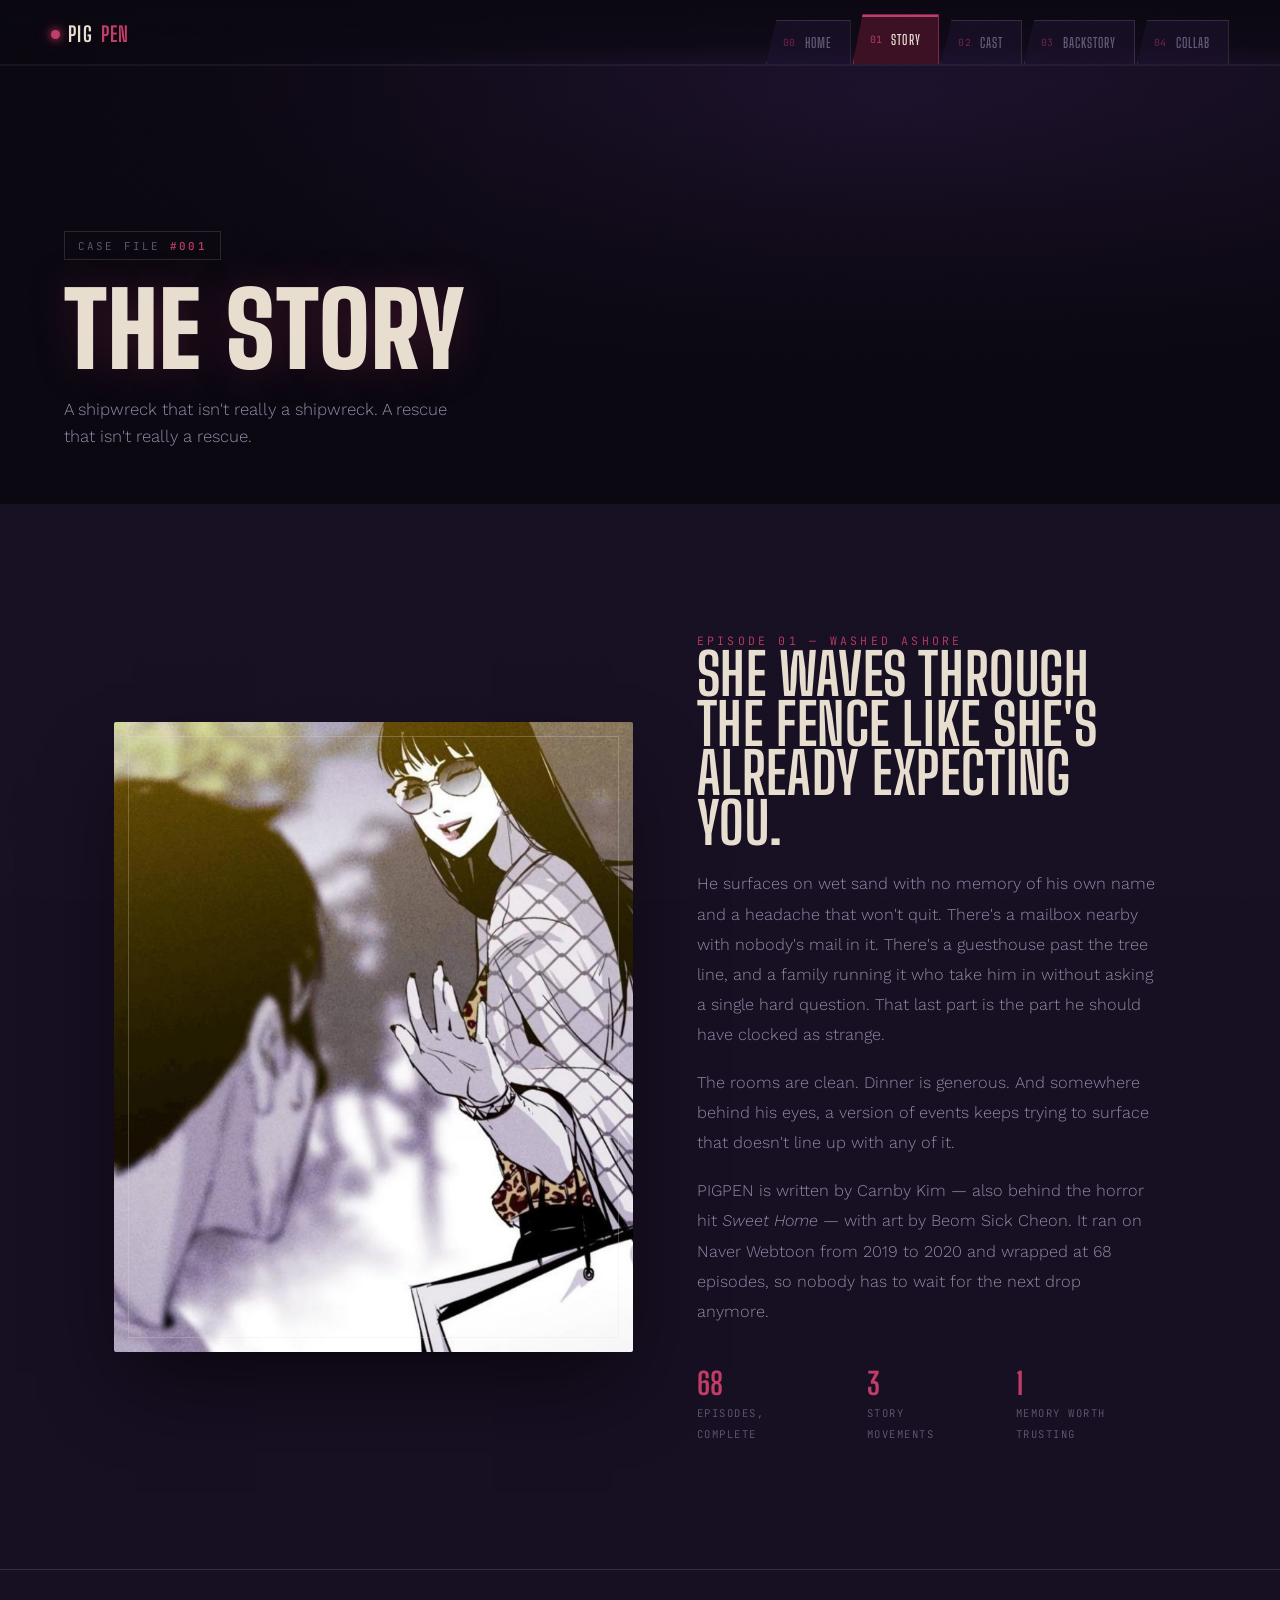
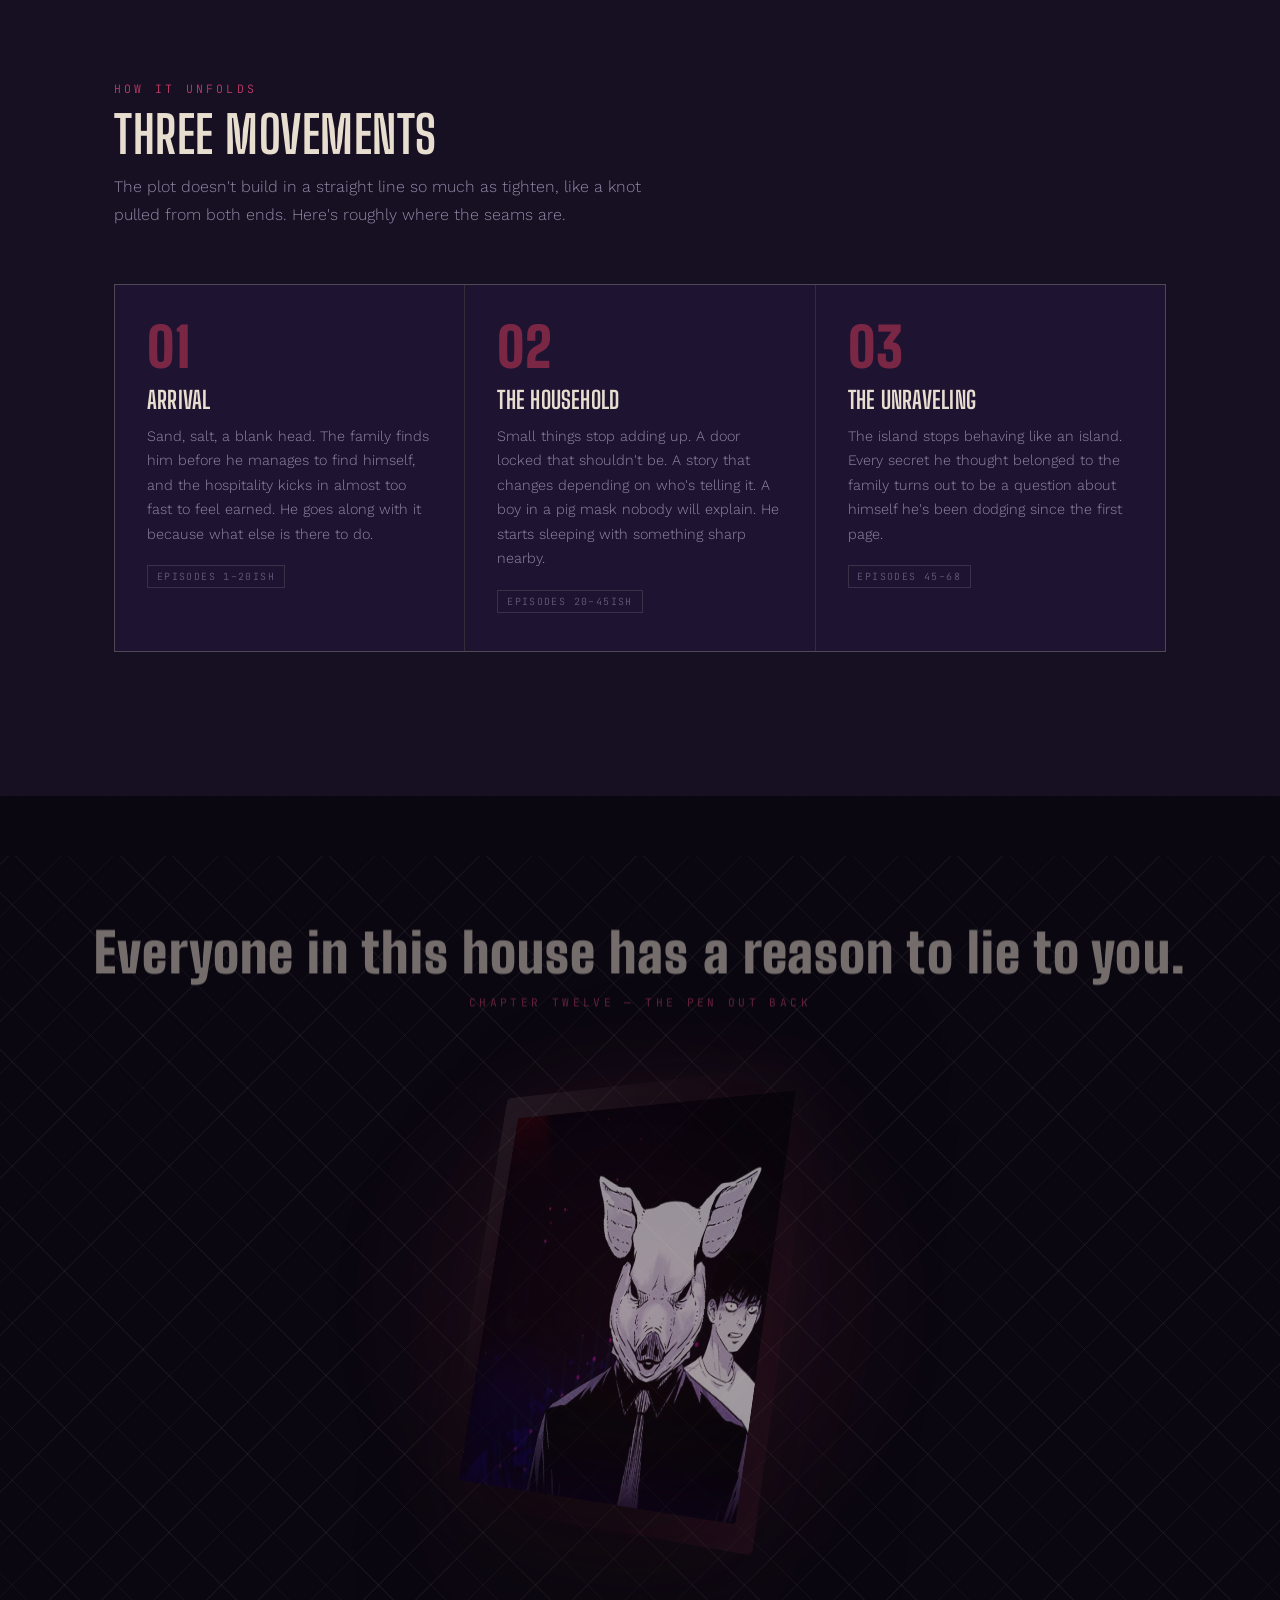
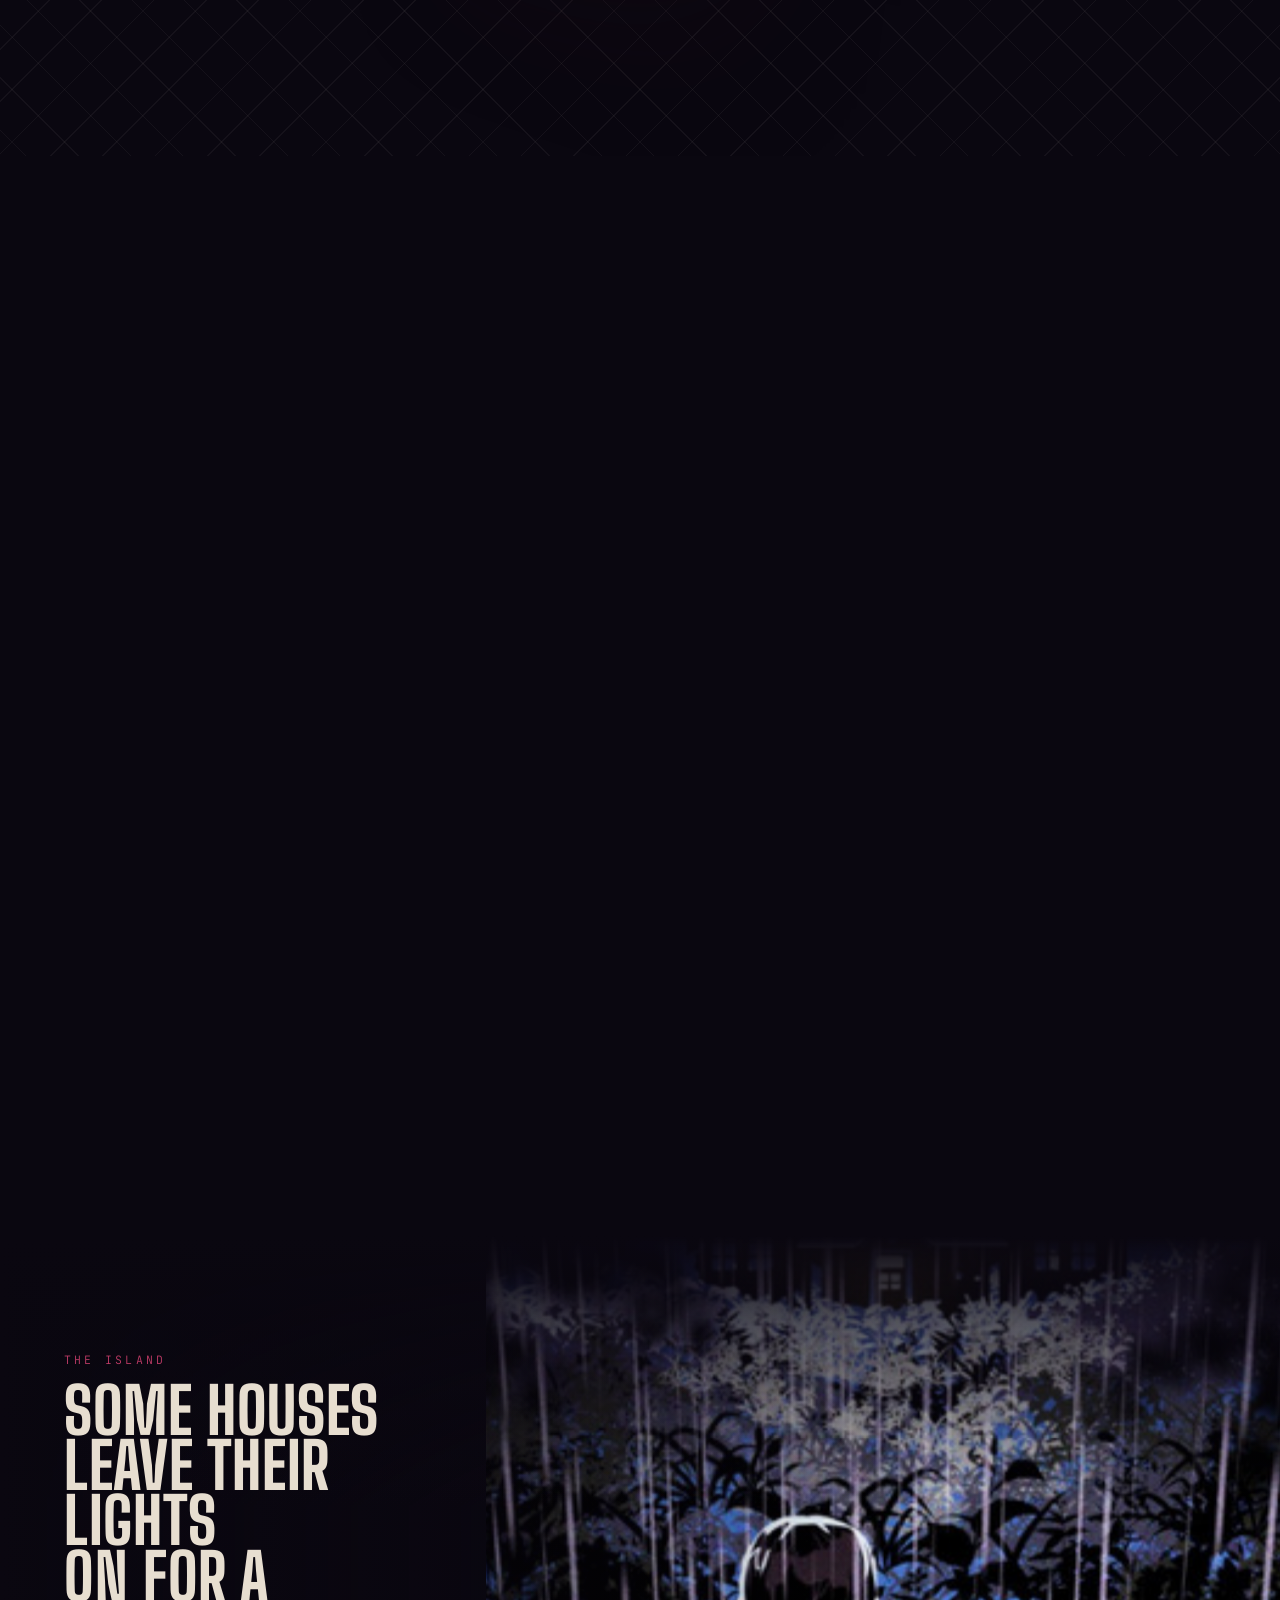
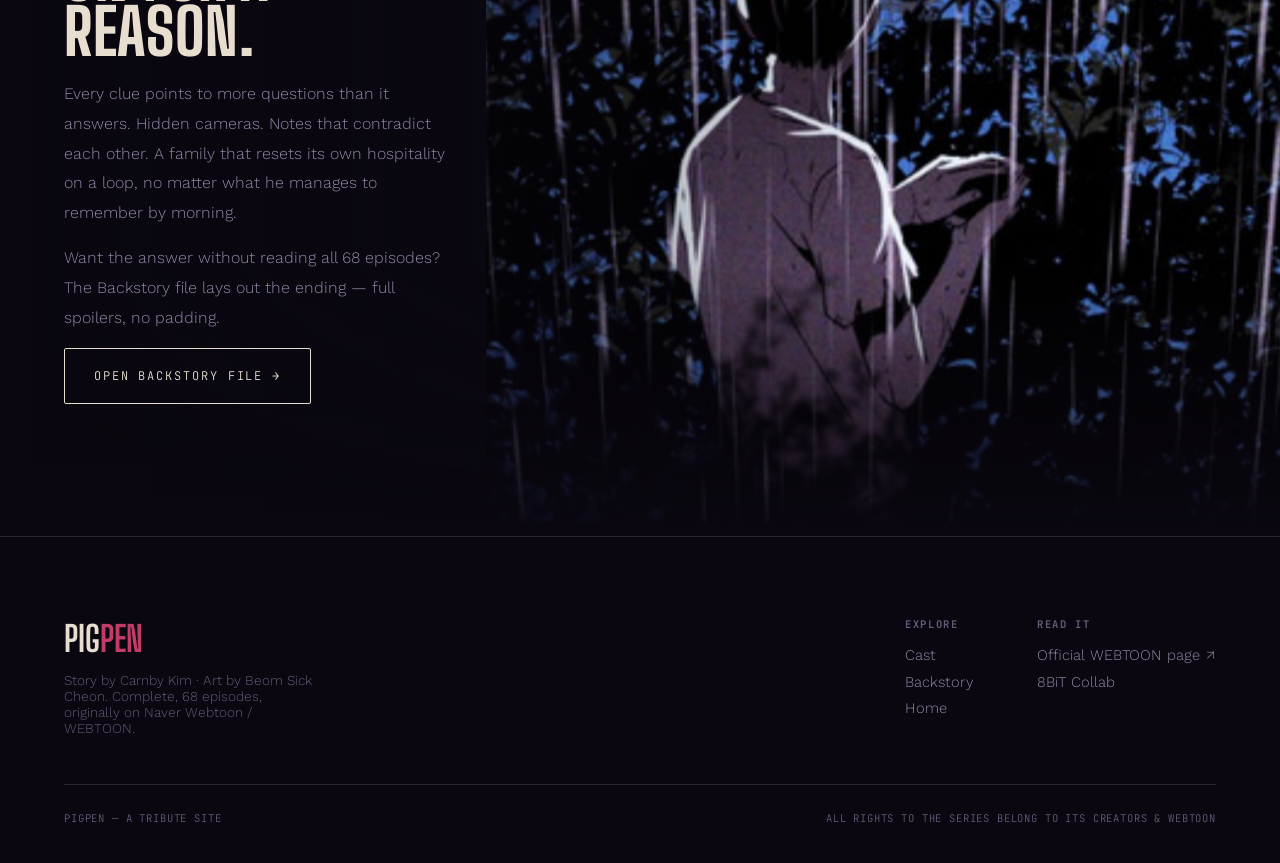
<file: story.html>
<!DOCTYPE html>
<html lang="en">
<head>
<meta charset="UTF-8">
<meta name="viewport" content="width=device-width, initial-scale=1.0">
<title>The Story — PIGPEN</title>
<link rel="preconnect" href="https://fonts.googleapis.com">
<link rel="preconnect" href="https://fonts.gstatic.com" crossorigin>
<link href="https://fonts.googleapis.com/css2?family=Big+Shoulders+Display:wght@400;600;700;900&family=Work+Sans:wght@300;400;500;600&family=JetBrains+Mono:wght@400;500&display=swap" rel="stylesheet">
<link rel="stylesheet" href="styles.css">
</head>
<body>

<div class="grain"></div>

<header class="site-header">
  <a href="index.html" class="brand-mark"><span class="brand-icon"></span>PIG<span>PEN</span></a>
  <nav class="case-nav">
    <a href="index.html" class="case-tab"><span class="tab-num">00</span><span class="tab-label">Home</span></a>
    <a href="story.html" class="case-tab"><span class="tab-num">01</span><span class="tab-label">Story</span></a>
    <a href="cast.html" class="case-tab"><span class="tab-num">02</span><span class="tab-label">Cast</span></a>
    <a href="backstory.html" class="case-tab"><span class="tab-num">03</span><span class="tab-label">Backstory</span></a>
    <a href="collab.html" class="case-tab"><span class="tab-num">04</span><span class="tab-label">Collab</span></a>
  </nav>
</header>
<div class="scroll-progress"><i id="scrollProgressFill"></i></div>
<nav class="case-nav-mobile">
  <a href="index.html" class="case-tab"><span class="tab-num">00</span><span class="tab-label">Home</span></a>
  <a href="story.html" class="case-tab"><span class="tab-num">01</span><span class="tab-label">Story</span></a>
  <a href="cast.html" class="case-tab"><span class="tab-num">02</span><span class="tab-label">Cast</span></a>
  <a href="backstory.html" class="case-tab"><span class="tab-num">03</span><span class="tab-label">Backstory</span></a>
  <a href="collab.html" class="case-tab"><span class="tab-num">04</span><span class="tab-label">Collab</span></a>
</nav>

<!-- HERO -->
<section class="hero" style="min-height:56vh;">
  <div class="hero-veil"></div>
  <div class="hero-content reveal in-view" style="padding-bottom:6vh;">
    <span class="file-tag">Case File <b>#001</b></span>
    <h1 class="hero-title">THE STORY</h1>
    <p class="hero-sub">A shipwreck that isn't really a shipwreck. A rescue that isn't really a rescue.</p>
  </div>
</section>

<!-- PREMISE -->
<section class="premise" id="premise">
  <div class="wrap premise-grid">
    <div class="premise-fig reveal">
      <img id="parallaxWoman" src="woman.jpg" alt="Romi, the eldest daughter, waves through a chain-link fence">
      <div class="frame"></div>
    </div>
    <div class="premise-text reveal">
      <span class="eyebrow">Episode 01 — Washed Ashore</span>
      <h2>She waves through the fence like she's already expecting you.</h2>
      <p>He surfaces on wet sand with no memory of his own name and a headache that won't quit. There's a mailbox nearby with nobody's mail in it. There's a guesthouse past the tree line, and a family running it who take him in without asking a single hard question. That last part is the part he should have clocked as strange.</p>
      <p>The rooms are clean. Dinner is generous. And somewhere behind his eyes, a version of events keeps trying to surface that doesn't line up with any of it.</p>
      <p>PIGPEN is written by Carnby Kim — also behind the horror hit <em>Sweet Home</em> — with art by Beom Sick Cheon. It ran on Naver Webtoon from 2019 to 2020 and wrapped at 68 episodes, so nobody has to wait for the next drop anymore.</p>
      <div class="stat-row">
        <div><b>68</b><span>Episodes, complete</span></div>
        <div><b>3</b><span>Story movements</span></div>
        <div><b>1</b><span>Memory worth trusting</span></div>
      </div>
    </div>
  </div>
</section>

<!-- STORY ARCS -->
<section class="arcs" id="arcs">
  <div class="wrap">
    <div class="arcs-head reveal">
      <span class="eyebrow">How it unfolds</span>
      <h2>Three Movements</h2>
      <p>The plot doesn't build in a straight line so much as tighten, like a knot pulled from both ends. Here's roughly where the seams are.</p>
    </div>
    <div class="arc-grid">
      <div class="arc-card reveal">
        <span class="arc-num">01</span>
        <h3>Arrival</h3>
        <p>Sand, salt, a blank head. The family finds him before he manages to find himself, and the hospitality kicks in almost too fast to feel earned. He goes along with it because what else is there to do.</p>
        <span class="arc-tag">Episodes 1–20ish</span>
      </div>
      <div class="arc-card reveal">
        <span class="arc-num">02</span>
        <h3>The Household</h3>
        <p>Small things stop adding up. A door locked that shouldn't be. A story that changes depending on who's telling it. A boy in a pig mask nobody will explain. He starts sleeping with something sharp nearby.</p>
        <span class="arc-tag">Episodes 20–45ish</span>
      </div>
      <div class="arc-card reveal">
        <span class="arc-num">03</span>
        <h3>The Unraveling</h3>
        <p>The island stops behaving like an island. Every secret he thought belonged to the family turns out to be a question about himself he's been dodging since the first page.</p>
        <span class="arc-tag">Episodes 45–68</span>
      </div>
    </div>
  </div>
</section>

<div class="chainlink" style="position:relative; height:60px; opacity:0.4;"></div>

<!-- 3D SCROLL MASK STAGE -->
<section class="stage" id="stage">
  <div class="stage-sticky">
    <div class="chainlink"></div>
    <div class="dots" id="dots"></div>
    <div class="stage-glow" id="stageGlow"></div>
    <div class="stage-copy" id="stageCopy">
      Everyone in this house has a reason to lie to you.
      <small>Chapter Twelve — The Pen Out Back</small>
    </div>
    <div class="stage-mask-wrap" id="stageMask">
      <img src="pig-duo.jpg" alt="A pig mask in close focus, with a young man standing uneasily behind it">
    </div>
  </div>
</section>

<!-- FEATURE / RAIN -->
<section class="feature">
  <div class="rain" id="rainLayer"></div>
  <div class="feature-img">
    <img id="parallaxHouse" src="rain-house.jpg" alt="A figure stands in dense rain, looking up at a fully lit guesthouse on a hill">
  </div>
  <div class="feature-bg"></div>
  <div class="feature-content reveal">
    <span class="eyebrow">The Island</span>
    <h2>Some houses<br>leave their lights<br>on for a reason.</h2>
    <p>Every clue points to more questions than it answers. Hidden cameras. Notes that contradict each other. A family that resets its own hospitality on a loop, no matter what he manages to remember by morning.</p>
    <p>Want the answer without reading all 68 episodes? The Backstory file lays out the ending — full spoilers, no padding.</p>
    <p><a href="backstory.html" class="btn ghost">Open Backstory File →</a></p>
  </div>
</section>

<!-- FOOTER -->
<footer>
  <div class="foot-grid">
    <div>
      <div class="foot-brand">PIG<span>PEN</span></div>
      <p style="color:var(--lavender-dim); font-size:0.85rem; margin-top:0.8rem; max-width:32ch;">Story by Carnby Kim · Art by Beom Sick Cheon. Complete, 68 episodes, originally on Naver Webtoon / WEBTOON.</p>
    </div>
    <div class="foot-links">
      <div class="foot-col">
        <h4>Explore</h4>
        <a href="cast.html">Cast</a>
        <a href="backstory.html">Backstory</a>
        <a href="index.html">Home</a>
      </div>
      <div class="foot-col">
        <h4>Read it</h4>
        <a href="https://www.webtoons.com/en/thriller/pigpen/list?title_no=2275" target="_blank" rel="noopener">Official WEBTOON page ↗</a>
        <a href="collab.html">8BiT Collab</a>
      </div>
    </div>
  </div>
  <div class="foot-bottom">
    <span>PIGPEN — A TRIBUTE SITE</span>
    <span>ALL RIGHTS TO THE SERIES BELONG TO ITS CREATORS &amp; WEBTOON</span>
  </div>
</footer>

<script src="common.js"></script>
<script>
  // ---------- parallax figures, now driven off the shared rAF ticker ----------
  // Reading getBoundingClientRect every frame (rather than only on the
  // 'scroll' event) means the motion keeps up even during fast trackpad
  // flicks or momentum scrolling, instead of stepping between updates.
  const parallaxWoman = document.getElementById('parallaxWoman');
  const parallaxHouse = document.getElementById('parallaxHouse');
  PP.onFrame(() => {
    const vh = window.innerHeight;
    [parallaxWoman, parallaxHouse].forEach(el => {
      if (!el) return;
      const r = el.parentElement.getBoundingClientRect();
      const progress = r.top / vh;
      el.style.transform = `translateY(${progress * -60}px) scale(1.02)`;
    });
  });

  // ---------- 3D scroll stage ----------
  const stage = document.getElementById('stage');
  const stageMask = document.getElementById('stageMask');
  const stageGlow = document.getElementById('stageGlow');
  const stageCopy = document.getElementById('stageCopy');

  let mouseTargetX = 0, mouseTargetY = 0, mouseNowX = 0, mouseNowY = 0;
  window.addEventListener('pointermove', (e) => {
    mouseTargetX = (e.clientX / window.innerWidth - 0.5);
    mouseTargetY = (e.clientY / window.innerHeight - 0.5);
  });

  let pNow = 0;
  PP.onFrame(() => {
    const r = stage.getBoundingClientRect();
    const total = r.height - window.innerHeight;
    let pTarget = -r.top / total;
    pTarget = Math.max(0, Math.min(1, pTarget));

    // Ease the progress value itself, not just the transform, so the
    // rotation trails the scroll slightly instead of tracking it 1:1 —
    // that lag is what reads as weight rather than a raw scroll-jack.
    pNow = PP.lerp(pNow, pTarget, 0.07);
    mouseNowX = PP.lerp(mouseNowX, mouseTargetX, 0.05);
    mouseNowY = PP.lerp(mouseNowY, mouseTargetY, 0.05);

    const idle = Math.sin(performance.now() / 1400) * 3;
    const rotY = (pNow - 0.5) * 130 + mouseNowX * 14 + idle;
    const rotX = (pNow - 0.5) * -32 + mouseNowY * 10;
    const scale = 0.72 + Math.sin(pNow * Math.PI) * 0.36;
    const z = Math.sin(pNow * Math.PI) * 90;

    stageMask.style.transform = `rotateY(${rotY}deg) rotateX(${rotX}deg) scale(${scale}) translateZ(${z}px)`;
    stageMask.style.opacity = 0.32 + Math.sin(pNow * Math.PI) * 0.68;

    if (stageGlow) {
      const glowScale = 0.6 + Math.sin(pNow * Math.PI) * 0.55;
      stageGlow.style.transform = `translate(${mouseNowX * -20}px, ${mouseNowY * -20}px) scale(${glowScale})`;
      stageGlow.style.opacity = 0.35 + Math.sin(pNow * Math.PI) * 0.5;
    }
    if (stageCopy) {
      const copyFade = Math.sin(pNow * Math.PI);
      stageCopy.style.opacity = (0.15 + copyFade * 0.85).toFixed(2);
      stageCopy.style.transform = `translateY(${(1 - copyFade) * -14}px)`;
    }
  });

  pigpenDots(document.getElementById('dots'), 40);
  pigpenRain(document.getElementById('rainLayer'), 70);
</script>

</body>
</html>
</file>
<file: styles.css>
:root{
  --void:#0a0710;
  --deep:#170f22;
  --panel:#1e1330;
  --wine:#3c1023;
  --lavender:#9188a6;
  --lavender-dim:#655a78;
  --cream:#e7ded0;
  --magenta:#c23c68;
  --magenta-dim:#7a2745;
  --line:rgba(231,222,208,0.14);
}
*{box-sizing:border-box;margin:0;padding:0;}
html{scroll-behavior:smooth; scroll-padding-top:90px; background:var(--void);}
body{
  background:var(--void);
  color:var(--cream);
  font-family:'Work Sans', sans-serif;
  font-weight:300;
  overflow-x:hidden;
  cursor:default;
}
@media (prefers-reduced-motion: reduce){
  html{scroll-behavior:auto;}
  *{animation-duration:0.01ms !important; transition-duration:0.01ms !important;}
}
::selection{background:var(--magenta); color:var(--void);}
h1,h2,h3,.display{
  font-family:'Big Shoulders Display', sans-serif;
  text-transform:uppercase;
  letter-spacing:0.01em;
  line-height:0.86;
}
.eyebrow{
  font-family:'JetBrains Mono', monospace;
  font-size:0.72rem;
  letter-spacing:0.28em;
  text-transform:uppercase;
  color:var(--magenta);
}
a{color:inherit;}
img{display:block; max-width:100%;}

/* -------- texture -------- */
.chainlink{
  position:absolute; inset:0;
  background-image:
    repeating-linear-gradient(45deg, transparent 0 18px, var(--line) 18px 19px, transparent 19px 37px),
    repeating-linear-gradient(-45deg, transparent 0 18px, var(--line) 18px 19px, transparent 19px 37px);
  pointer-events:none;
  mix-blend-mode:overlay;
  opacity:0.5;
}
.grain{
  position:fixed; inset:0; z-index:200; pointer-events:none;
  opacity:0.05; mix-blend-mode:overlay;
  background-image:url("data:image/svg+xml,%3Csvg xmlns='http://www.w3.org/2000/svg' width='120' height='120'%3E%3Cfilter id='n'%3E%3CfeTurbulence type='fractalNoise' baseFrequency='0.9' numOctaves='2' stitchTiles='stitch'/%3E%3C/filter%3E%3Crect width='100%25' height='100%25' filter='url(%23n)'/%3E%3C/svg%3E");
}

/* ============================================================
   CASE-FILE NAVIGATION
   A row of folder tabs jutting off a case binder, docked to
   the top of the viewport. A thin progress rail underneath
   tracks how far into the file you've read. Collapses to a
   bottom tab bar on narrow screens.
============================================================ */
.site-header{
  position:fixed; top:0; left:0; right:0; z-index:150;
  display:flex; align-items:flex-end; justify-content:space-between;
  padding:0 4vw;
  height:64px;
  background:linear-gradient(180deg, rgba(10,7,16,0.92) 0%, rgba(10,7,16,0.72) 70%, transparent 100%);
  backdrop-filter:blur(6px);
}
.brand-mark{
  position:relative; z-index:2;
  font-family:'Big Shoulders Display', sans-serif;
  font-weight:700; font-size:1.3rem; letter-spacing:0.06em;
  text-decoration:none; color:var(--cream);
  margin-bottom:18px;
  display:flex; align-items:center; gap:0.5rem;
}
.brand-mark .brand-icon{
  width:9px; height:9px; border-radius:50%;
  background:var(--magenta);
  box-shadow:0 0 8px var(--magenta), 0 0 16px rgba(194,60,104,0.5);
  animation:brandPulse 2.6s ease-in-out infinite;
}
@keyframes brandPulse{ 0%,100%{opacity:0.5; transform:scale(0.85);} 50%{opacity:1; transform:scale(1.15);} }
.brand-mark span{color:var(--magenta);}

.scroll-progress{
  position:fixed; top:64px; left:0; right:0; height:2px; z-index:150;
  background:rgba(231,222,208,0.06);
}
.scroll-progress i{
  display:block; height:100%; width:0%;
  background:linear-gradient(90deg, var(--magenta-dim), var(--magenta));
  box-shadow:0 0 10px rgba(194,60,104,0.7);
  transition:width 0.05s linear;
}

.case-nav{
  position:relative; z-index:2;
  display:flex; align-items:flex-end; height:100%;
  gap:2px;
}
.case-tab{
  position:relative;
  display:flex; align-items:center; gap:0.55rem;
  height:44px; padding:0 1.1rem 0 1rem;
  text-decoration:none;
  color:var(--lavender-dim);
  background:rgba(30,19,48,0.55);
  border:1px solid var(--line);
  border-bottom:none;
  clip-path:polygon(10px 0, 100% 0, 100% 100%, 0 100%);
  transition:color 0.3s, background 0.3s, transform 0.3s, box-shadow 0.3s;
  cursor:pointer;
  overflow:hidden;
}
.case-tab::before{
  content:""; position:absolute; inset:0;
  background:linear-gradient(100deg, transparent 40%, rgba(231,222,208,0.12) 50%, transparent 60%);
  transform:translateX(-120%);
  transition:transform 0.6s ease;
}
.case-tab:hover::before{transform:translateX(120%);}
.case-tab .tab-num{
  font-family:'JetBrains Mono', monospace; font-size:0.62rem;
  color:var(--magenta-dim); flex-shrink:0; letter-spacing:0.04em;
}
.case-tab .tab-label{
  font-family:'Big Shoulders Display', sans-serif;
  font-weight:600; font-size:0.86rem; letter-spacing:0.08em;
  text-transform:uppercase;
  white-space:nowrap;
}
.case-tab:hover{
  color:var(--cream);
  background:rgba(58,26,68,0.75);
  transform:translateY(-3px);
}
.case-tab.active{
  color:var(--cream);
  background:var(--wine);
  border-color:var(--magenta-dim);
  height:50px;
  box-shadow:0 -6px 18px rgba(194,60,104,0.25), inset 0 2px 0 var(--magenta);
}
.case-tab.active .tab-num{color:var(--magenta);}

@media (max-width:860px){
  .site-header{height:52px; background:rgba(10,7,16,0.92); backdrop-filter:blur(8px);}
  .brand-mark{margin-bottom:12px; font-size:1.1rem;}
  .scroll-progress{top:52px;}
  .case-nav{display:none;}

  .case-nav-mobile{
    position:fixed; bottom:0; left:0; right:0; z-index:150;
    display:flex;
    background:var(--panel);
    border-top:1px solid var(--line);
  }
  .case-nav-mobile .case-tab{
    flex:1; height:auto; clip-path:none;
    flex-direction:column; justify-content:center; align-items:center; gap:0.2rem;
    padding:0.55rem 0.2rem; border:none; border-right:1px solid var(--line);
    background:transparent; text-align:center;
  }
  .case-nav-mobile .case-tab:last-child{border-right:none;}
  .case-nav-mobile .case-tab .tab-num{font-size:0.56rem;}
  .case-nav-mobile .case-tab .tab-label{font-size:0.6rem; letter-spacing:0.03em;}
  .case-nav-mobile .case-tab.active{
    box-shadow:inset 0 2px 0 var(--magenta);
    background:var(--wine);
  }
  body{padding-bottom:58px;}
}
@media (min-width:861px){
  .case-nav-mobile{display:none;}
}

/* -------- file header (per-page breadcrumb tag) -------- */
.file-tag{
  display:inline-flex; align-items:center; gap:0.6rem;
  font-family:'JetBrains Mono', monospace; font-size:0.68rem;
  letter-spacing:0.2em; text-transform:uppercase; color:var(--lavender-dim);
  border:1px solid var(--line); padding:0.4rem 0.8rem;
  margin-bottom:1.6rem;
}
.file-tag b{color:var(--magenta); font-weight:500;}

/* -------- hero (shared shell, sizing varies per page) -------- */
.hero{
  position:relative;
  min-height:70vh;
  display:flex; align-items:flex-end;
  overflow:hidden;
  perspective:900px;
  background:radial-gradient(120% 90% at 70% 20%, #241536 0%, var(--void) 65%);
}
.hero.tall{height:100svh; min-height:640px;}
.hero-mask{
  position:absolute; right:-6vw; top:6vh;
  width:min(58vw, 640px);
  transform-style:preserve-3d;
  will-change:transform;
  filter:drop-shadow(0 30px 60px rgba(0,0,0,0.7));
}
.hero-mask img{width:100%; border-radius:2px; opacity:0.96;}
.hero-veil{
  position:absolute; inset:0;
  background:linear-gradient(180deg, rgba(10,7,16,0.15) 0%, rgba(10,7,16,0.55) 55%, var(--void) 100%),
             linear-gradient(90deg, var(--void) 0%, rgba(10,7,16,0.2) 38%, transparent 62%);
}
.hero-content{
  position:relative; z-index:5;
  padding:0 8vw 9vh 5vw;
  max-width:820px;
}
.hero-content .eyebrow{margin-bottom:1.1rem; display:block;}
.hero-title{
  font-size:clamp(2.6rem, 8vw, 7rem);
  font-weight:900;
  color:var(--cream);
  text-shadow:0 0 40px rgba(194,60,104,0.25);
}
.hero-title.jumbo{font-size:clamp(3.6rem, 11vw, 9rem);}
.hero-title .bleed{color:var(--magenta);}
.hero-sub{
  margin-top:1.4rem;
  max-width:40ch;
  font-size:1.05rem;
  font-weight:300;
  color:var(--lavender);
  line-height:1.6;
}
.scroll-cue{
  position:absolute; bottom:3vh; left:5vw; z-index:5;
  display:flex; align-items:center; gap:0.7rem;
  font-family:'JetBrains Mono', monospace; font-size:0.68rem;
  letter-spacing:0.2em; text-transform:uppercase; color:var(--lavender-dim);
}
.scroll-cue .rail{width:1px; height:34px; background:linear-gradient(var(--magenta), transparent); position:relative; overflow:hidden;}
.scroll-cue .rail::after{content:""; position:absolute; top:-100%; left:0; width:100%; height:100%; background:var(--cream); animation:railDrop 1.8s ease-in-out infinite;}
@keyframes railDrop{ 0%{top:-100%;} 100%{top:100%;} }

/* -------- collab strip -------- */
.collab{
  position:relative;
  padding:1.1rem 5vw;
  background:var(--cream);
  color:var(--void);
  display:flex; align-items:center; justify-content:center; gap:1.2rem;
  flex-wrap:wrap;
  overflow:hidden;
}
.collab-track{
  display:flex; gap:2.6rem; white-space:nowrap;
  animation:marquee 22s linear infinite;
  font-family:'JetBrains Mono', monospace;
  font-size:0.78rem; letter-spacing:0.18em; text-transform:uppercase;
}
.collab-track span{opacity:0.55;}
.collab-track strong{opacity:1; font-weight:500; color:var(--magenta-dim);}
@keyframes marquee{ 0%{transform:translateX(0);} 100%{transform:translateX(-50%);} }

/* -------- section shell -------- */
section{position:relative; z-index:2;}
.wrap{max-width:1180px; margin:0 auto; padding:0 5vw;}
.wrap.narrow{max-width:920px;}

/* -------- premise / parallax -------- */
.premise{
  position:relative;
  padding:min(14vh,140px) 0 min(14vh,140px);
  background:var(--deep);
  overflow:hidden;
}
.premise-grid{
  display:grid; grid-template-columns:1.05fr 0.95fr; gap:5vw; align-items:center;
}
.premise-fig{
  position:relative; height:70vh; min-height:420px;
  border-radius:2px; overflow:hidden;
  box-shadow:0 40px 80px -20px rgba(0,0,0,0.65);
}
.premise-fig img{
  position:absolute; inset:0; width:100%; height:130%; object-fit:cover;
  will-change:transform;
}
.premise-fig .frame{
  position:absolute; inset:14px; border:1px solid rgba(231,222,208,0.25); pointer-events:none;
}
.premise-text h2{
  font-size:clamp(2.2rem, 4.6vw, 3.6rem);
  font-weight:700;
  margin-bottom:1.4rem;
}
.premise-text p{
  color:var(--lavender);
  font-size:1.02rem;
  line-height:1.85;
  max-width:46ch;
  margin-bottom:1.1rem;
}
.premise-text p strong{color:var(--cream); font-weight:500;}
.stat-row{
  display:flex; gap:2.6rem; margin-top:2.4rem;
  font-family:'JetBrains Mono', monospace;
}
.stat-row div b{display:block; font-size:1.9rem; font-family:'Big Shoulders Display'; color:var(--magenta);}
.stat-row div span{font-size:0.66rem; letter-spacing:0.14em; text-transform:uppercase; color:var(--lavender-dim);}

@media (max-width:860px){
  .premise-grid{grid-template-columns:1fr; gap:3rem;}
}

/* -------- story arcs -------- */
.arcs{
  padding:min(12vh,110px) 0 min(16vh,150px);
  background:var(--deep);
  border-top:1px solid var(--line);
}
.arcs-head{max-width:640px; margin-bottom:3.4rem;}
.arcs-head h2{font-size:clamp(2rem,4.2vw,3.2rem); font-weight:700; margin-top:1rem;}
.arcs-head p{color:var(--lavender); margin-top:1rem; line-height:1.75; max-width:56ch;}
.arc-grid{
  display:grid; grid-template-columns:repeat(3,1fr); gap:1px;
  background:var(--line);
  border:1px solid var(--line);
}
@media (max-width:860px){ .arc-grid{grid-template-columns:1fr;} }
.arc-card{
  background:var(--panel);
  padding:2.2rem 2rem 2.4rem;
  position:relative;
  transition:background 0.35s;
}
.arc-card:hover{background:#241636;}
.arc-num{
  font-family:'Big Shoulders Display'; font-weight:900; font-size:3.4rem;
  color:var(--magenta-dim); line-height:1; margin-bottom:1rem; display:block;
}
.arc-card h3{font-size:1.5rem; font-weight:700; margin-bottom:0.8rem;}
.arc-card p{color:var(--lavender); font-size:0.9rem; line-height:1.7;}
.arc-card .arc-tag{
  display:inline-block; margin-top:1.2rem;
  font-family:'JetBrains Mono'; font-size:0.62rem; letter-spacing:0.14em; text-transform:uppercase;
  color:var(--lavender-dim); border:1px solid var(--line); padding:0.25rem 0.55rem;
}

/* -------- 3D scroll mask stage -------- */
.stage{
  position:relative;
  height:220vh;
  background:var(--void);
}
.stage-sticky{
  position:sticky; top:0; height:100svh;
  display:flex; align-items:center; justify-content:center;
  overflow:hidden;
  perspective:1600px;
  perspective-origin:50% 45%;
}
.stage-sticky .chainlink{opacity:0.35;}
.stage-glow{
  position:absolute; width:min(70vw,760px); height:min(70vw,760px);
  border-radius:50%;
  background:radial-gradient(circle, rgba(194,60,104,0.35) 0%, rgba(194,60,104,0.08) 45%, transparent 72%);
  filter:blur(6px);
  pointer-events:none;
  will-change:transform, opacity;
}
.stage-mask-wrap{
  width:min(46vw,460px);
  transform-style:preserve-3d;
  will-change:transform;
  position:relative;
}
.stage-mask-wrap::after{
  content:"";
  position:absolute; inset:-6%;
  border-radius:6px;
  background:linear-gradient(135deg, rgba(231,222,208,0.14), transparent 40%, transparent 60%, rgba(194,60,104,0.18));
  mix-blend-mode:overlay;
  pointer-events:none;
}
.stage-mask-wrap img{
  border-radius:3px;
  filter:drop-shadow(0 50px 90px rgba(0,0,0,0.8)) drop-shadow(0 0 40px rgba(194,60,104,0.15));
}
.stage-copy{
  position:absolute;
  z-index:6; pointer-events:none;
  font-family:'Big Shoulders Display';
  font-weight:900;
  color:var(--cream);
  text-align:center;
  width:100%;
  top:8vh;
  font-size:clamp(1.8rem,5vw,3.4rem);
  letter-spacing:0.02em;
  mix-blend-mode:difference;
  will-change:transform, opacity;
}
.stage-copy small{
  display:block; font-family:'JetBrains Mono'; font-weight:400;
  font-size:0.7rem; letter-spacing:0.3em; color:var(--magenta);
  margin-top:0.6rem; text-transform:uppercase;
}
.dots{position:absolute; inset:0; pointer-events:none;}
.dots i{
  position:absolute; width:3px; height:3px; border-radius:50%;
  background:var(--magenta); opacity:0; box-shadow:0 0 8px var(--magenta);
}

/* -------- characters -------- */
.cast{
  padding:min(16vh,150px) 0 min(14vh,130px);
  background:var(--deep);
}
.cast-head{max-width:640px; margin-bottom:4.4rem;}
.cast-head h2{font-size:clamp(2.2rem,4.6vw,3.6rem); font-weight:700; margin-top:1rem;}
.cast-head p{color:var(--lavender); margin-top:1rem; line-height:1.75; max-width:52ch;}

.cast-grid{
  display:grid; grid-template-columns:repeat(3, 1fr); gap:1.6rem;
}
@media (max-width:1100px){ .cast-grid{grid-template-columns:repeat(2,1fr);} }
@media (max-width:640px){ .cast-grid{grid-template-columns:1fr;} }
.card{
  position:relative;
  background:var(--panel);
  border:1px solid var(--line);
  border-radius:3px;
  overflow:hidden;
  transform-style:preserve-3d;
  transition:transform 0.5s cubic-bezier(.2,.7,.2,1), border-color 0.4s;
}
.card:hover{border-color:var(--magenta-dim);}
.card-img{
  position:relative; height:340px; overflow:hidden;
}
.card-img img{
  width:100%; height:100%; object-fit:cover;
  filter:grayscale(0.35) contrast(1.08);
  transition:transform 0.7s ease, filter 0.7s ease;
}
.card:hover .card-img img{transform:scale(1.06); filter:grayscale(0) contrast(1.1);}
.card-img::after{
  content:""; position:absolute; inset:0;
  background:linear-gradient(180deg, transparent 40%, var(--panel) 100%);
}
.card-tag{
  position:absolute; top:14px; left:14px; z-index:3;
  font-family:'JetBrains Mono'; font-size:0.66rem; letter-spacing:0.16em;
  text-transform:uppercase; color:var(--cream);
  background:rgba(10,7,16,0.55); padding:0.3rem 0.6rem; border:1px solid var(--line);
}
.card-body{padding:1.6rem 1.6rem 2rem; position:relative;}
.card-body h3{font-size:1.7rem; font-weight:700; margin-bottom:0.5rem;}
.card-role{
  font-family:'JetBrains Mono'; font-size:0.68rem; letter-spacing:0.14em;
  text-transform:uppercase; color:var(--magenta); margin-bottom:0.9rem; display:block;
}
.card-body p{color:var(--lavender); font-size:0.92rem; line-height:1.7; margin-bottom:0.6rem;}
.card-body p a{color:var(--magenta); text-decoration:underline;}
.card-meter{margin-top:1.2rem; display:flex; flex-direction:column; gap:0.5rem;}
.meter-row{display:flex; align-items:center; gap:0.7rem;}
.meter-row span{font-family:'JetBrains Mono'; font-size:0.6rem; letter-spacing:0.1em; text-transform:uppercase; color:var(--lavender-dim); width:64px; flex-shrink:0;}
.meter-bar{flex:1; height:3px; background:rgba(231,222,208,0.1); position:relative;}
.meter-fill{position:absolute; inset:0; width:0%; background:var(--magenta); transition:width 1.4s cubic-bezier(.2,.7,.2,1);}
.card.in-view .meter-fill{width:var(--fill);}

.card-noimg .card-img{
  height:340px;
  display:flex; align-items:center; justify-content:center;
  background:
    repeating-linear-gradient(135deg, rgba(231,222,208,0.03) 0 2px, transparent 2px 14px),
    var(--void);
  border-bottom:1px dashed var(--line);
}
.card-noimg .card-img::after{display:none;}
.card-monogram{
  font-family:'Big Shoulders Display'; font-weight:900;
  font-size:5rem; color:var(--lavender-dim);
  opacity:0.5; letter-spacing:0.02em;
}
.card-noimg .card-img .no-record{
  position:absolute; bottom:16px; left:50%; transform:translateX(-50%);
  font-family:'JetBrains Mono'; font-size:0.6rem; letter-spacing:0.14em;
  text-transform:uppercase; color:var(--lavender-dim);
  border:1px solid var(--line); padding:0.3rem 0.7rem;
  white-space:nowrap;
}

/* -------- rain feature -------- */
.feature{
  position:relative;
  min-height:100svh;
  display:flex; align-items:center;
  background:var(--void);
  overflow:hidden;
}
.feature-bg{
  position:absolute; inset:0;
  background:linear-gradient(180deg, var(--void) 0%, transparent 30%, transparent 70%, var(--void) 100%),
             linear-gradient(90deg, var(--void) 0%, rgba(10,7,16,0.3) 45%, transparent 70%);
  z-index:2;
}
.feature-img{
  position:absolute; right:0; top:0; height:100%; width:62%;
  overflow:hidden;
}
.feature-img img{
  height:130%; width:100%; object-fit:cover; object-position:60% top;
  will-change:transform;
}
.feature-content{
  position:relative; z-index:3;
  max-width:520px; padding:0 5vw;
}
.feature .eyebrow{margin-bottom:1rem; display:block;}
.feature h2{font-size:clamp(2.4rem,5vw,4rem); font-weight:800; margin-bottom:1.3rem;}
.feature p{color:var(--lavender); line-height:1.85; margin-bottom:1rem; max-width:42ch;}
.rain{position:absolute; inset:0; z-index:2; pointer-events:none; opacity:0.5;}
.rain i{
  position:absolute; top:-10%; width:1px; height:60px;
  background:linear-gradient(var(--cream), transparent);
  opacity:0.25;
  animation:fall linear infinite;
}
@keyframes fall{ to{ transform:translateY(120vh); } }
@media (max-width:860px){
  .feature-img{width:100%; opacity:0.35;}
  .feature-content{max-width:100%;}
}

/* -------- backstory / evidence gate -------- */
.backstory{
  position:relative;
  padding:min(16vh,150px) 0;
  background:var(--void);
  overflow:hidden;
  min-height:70vh;
}
.backstory::before{
  content:""; position:absolute; inset:0;
  background:radial-gradient(50% 60% at 50% 0%, rgba(60,16,35,0.5), transparent 70%);
  pointer-events:none;
}
.backstory-inner{position:relative; z-index:2; max-width:760px; margin:0 auto; text-align:center;}
.backstory-inner h2{font-size:clamp(2.2rem,5vw,3.8rem); font-weight:800; margin:1rem 0 1.2rem;}
.backstory-inner > p.lead{color:var(--lavender); max-width:54ch; margin:0 auto 2.4rem; line-height:1.8;}
.spoiler-btn{
  display:inline-flex; align-items:center; gap:0.7rem;
  font-family:'JetBrains Mono'; font-size:0.75rem; letter-spacing:0.16em; text-transform:uppercase;
  padding:1rem 1.8rem;
  background:transparent; color:var(--cream);
  border:1px solid var(--magenta-dim);
  border-radius:2px; cursor:pointer;
  transition:background 0.3s, border-color 0.3s;
}
.spoiler-btn:hover{background:rgba(194,60,104,0.12); border-color:var(--magenta);}
.entry-log{
  margin-top:2.6rem; text-align:left;
  font-family:'JetBrains Mono'; font-size:0.72rem; color:var(--lavender-dim);
  border-top:1px solid var(--line); padding-top:1.2rem;
}
.entry-log div{margin-bottom:0.3rem;}
.entry-log .ok{color:var(--magenta);}

.dossier{max-width:760px; margin:0 auto; position:relative; z-index:2; text-align:left;}
.dossier .tag{
  font-family:'JetBrains Mono'; font-size:0.66rem; letter-spacing:0.16em; text-transform:uppercase;
  color:var(--magenta); display:block; margin-bottom:1.4rem;
}
.dossier h4{font-size:1.3rem; font-weight:700; margin:2rem 0 0.6rem;}
.dossier h4:first-of-type{margin-top:0;}
.dossier p{color:var(--lavender); line-height:1.85; font-size:1rem; margin-bottom:0.4rem;}
.dossier .credit{
  margin-top:2.4rem; padding-top:1.4rem; border-top:1px solid var(--line);
  font-family:'JetBrains Mono'; font-size:0.72rem; color:var(--lavender-dim); letter-spacing:0.04em;
}

/* -------- promo / collab page -------- */
.promo{
  position:relative;
  padding:min(14vh,130px) 0;
  background:var(--wine);
  text-align:center;
  overflow:hidden;
}
.promo::before{
  content:""; position:absolute; inset:0;
  background:radial-gradient(60% 80% at 50% 0%, rgba(194,60,104,0.35), transparent 70%);
}
.promo-inner{position:relative; z-index:2;}
.promo .eyebrow{color:var(--cream); opacity:0.7;}
.promo h2{
  font-size:clamp(2.4rem,7vw,5.6rem); font-weight:900; margin:1rem 0 1.4rem;
  color:var(--cream);
}
.promo h2 span{color:var(--void); -webkit-text-stroke:1px var(--cream); }
.promo p{max-width:44ch; margin:0 auto 2.2rem; color:rgba(231,222,208,0.75); line-height:1.75;}
.btn{
  display:inline-flex; align-items:center; gap:0.6rem;
  font-family:'JetBrains Mono'; font-size:0.75rem; letter-spacing:0.16em; text-transform:uppercase;
  padding:1rem 1.8rem;
  background:var(--cream); color:var(--void);
  border-radius:2px; text-decoration:none;
  transition:transform 0.3s, box-shadow 0.3s;
  border:none; cursor:pointer;
}
.btn:hover{transform:translateY(-3px); box-shadow:0 14px 30px rgba(0,0,0,0.35);}
.btn.ghost{background:transparent; color:var(--cream); border:1px solid var(--cream);}

.feature-list{
  padding:min(14vh,130px) 0;
  background:var(--deep);
}
.feature-list-grid{
  display:grid; grid-template-columns:repeat(2,1fr); gap:1px;
  background:var(--line); border:1px solid var(--line); margin-top:3rem;
}
@media (max-width:760px){ .feature-list-grid{grid-template-columns:1fr;} }
.flg-item{background:var(--panel); padding:2rem;}
.flg-item h3{font-size:1.3rem; font-weight:700; margin-bottom:0.7rem;}
.flg-item p{color:var(--lavender); font-size:0.9rem; line-height:1.7;}
.spec-row{
  display:flex; flex-wrap:wrap; gap:0.9rem; margin-top:2.6rem;
}
.spec-chip{
  font-family:'JetBrains Mono'; font-size:0.66rem; letter-spacing:0.1em; text-transform:uppercase;
  border:1px solid var(--line); padding:0.5rem 0.9rem; color:var(--lavender);
}

/* -------- nav-cards on homepage -------- */
.hub{
  padding:min(14vh,130px) 0;
  background:var(--deep);
}
.hub-head{max-width:640px; margin-bottom:3.4rem;}
.hub-head h2{font-size:clamp(2rem,4.2vw,3.2rem); font-weight:700; margin-top:1rem;}
.hub-grid{
  display:grid; grid-template-columns:repeat(4,1fr); gap:1px;
  background:var(--line); border:1px solid var(--line);
}
@media (max-width:960px){ .hub-grid{grid-template-columns:repeat(2,1fr);} }
@media (max-width:560px){ .hub-grid{grid-template-columns:1fr;} }
.hub-card{
  background:var(--panel); padding:2.2rem 1.6rem;
  text-decoration:none; color:inherit;
  transition:background 0.3s;
  display:block;
}
.hub-card:hover{background:#241636;}
.hub-card .hub-num{
  font-family:'JetBrains Mono'; font-size:0.65rem; letter-spacing:0.14em; color:var(--magenta-dim);
  display:block; margin-bottom:1rem;
}
.hub-card h3{font-size:1.5rem; font-weight:700; margin-bottom:0.6rem;}
.hub-card p{color:var(--lavender); font-size:0.85rem; line-height:1.6;}
.hub-card .hub-go{
  display:inline-block; margin-top:1.1rem; font-family:'JetBrains Mono'; font-size:0.66rem;
  letter-spacing:0.1em; text-transform:uppercase; color:var(--magenta);
}

/* -------- footer -------- */
footer{
  background:var(--void); padding:5rem 5vw 2.4rem;
  border-top:1px solid var(--line);
}
.foot-grid{
  display:flex; justify-content:space-between; flex-wrap:wrap; gap:2.4rem;
  padding-bottom:3rem;
}
.foot-brand{font-family:'Big Shoulders Display'; font-size:2.2rem; font-weight:700;}
.foot-brand span{color:var(--magenta);}
.foot-links{display:flex; gap:4rem; flex-wrap:wrap;}
.foot-col h4{font-family:'JetBrains Mono'; font-size:0.66rem; letter-spacing:0.16em; text-transform:uppercase; color:var(--lavender-dim); margin-bottom:0.9rem;}
.foot-col a{display:block; color:var(--lavender); text-decoration:none; font-size:0.92rem; margin-bottom:0.55rem; transition:color 0.25s;}
.foot-col a:hover{color:var(--cream);}
.foot-bottom{
  display:flex; justify-content:space-between; flex-wrap:wrap; gap:1rem;
  font-family:'JetBrains Mono'; font-size:0.66rem; letter-spacing:0.08em; color:var(--lavender-dim);
  padding-top:1.6rem; border-top:1px solid var(--line);
}

/* reveal on scroll */
.reveal{opacity:0; transform:translateY(28px); transition:opacity 0.9s ease, transform 0.9s cubic-bezier(.2,.7,.2,1);}
.reveal.in-view{opacity:1; transform:translateY(0);}
</file>
